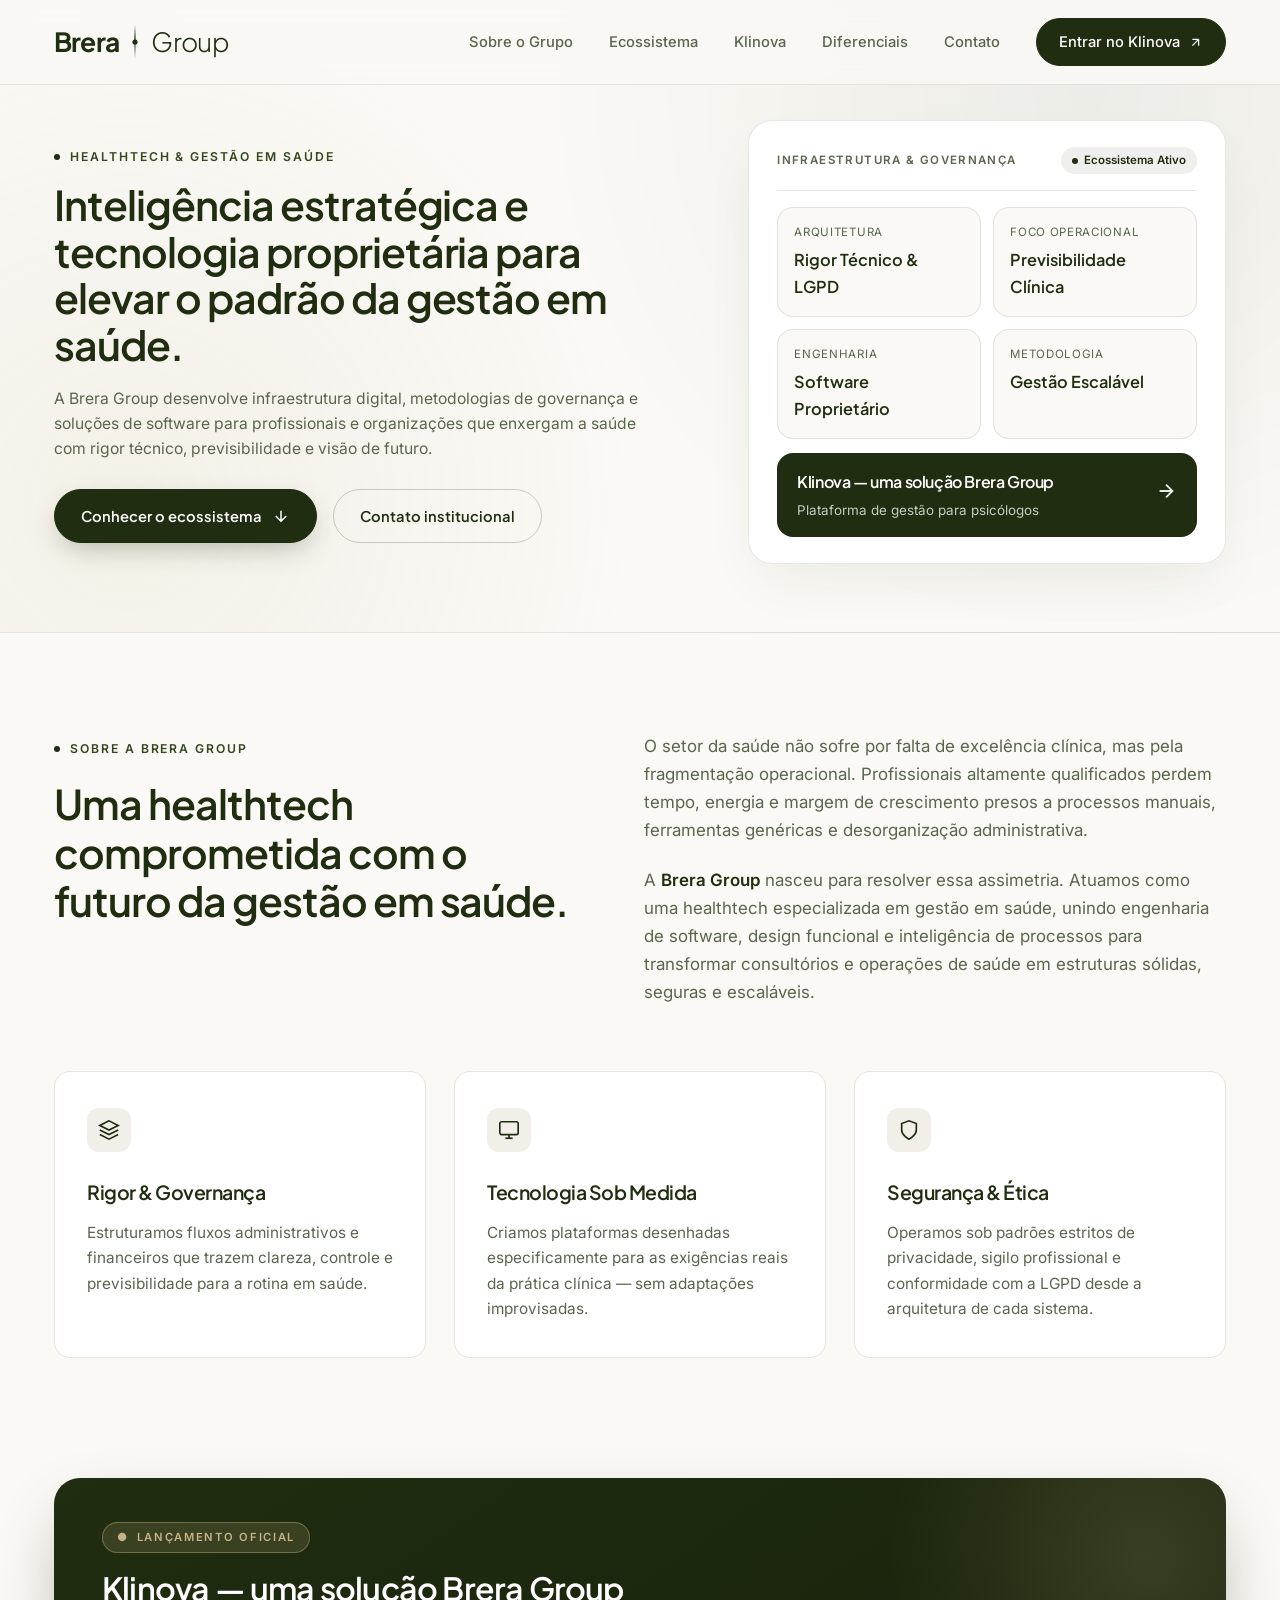
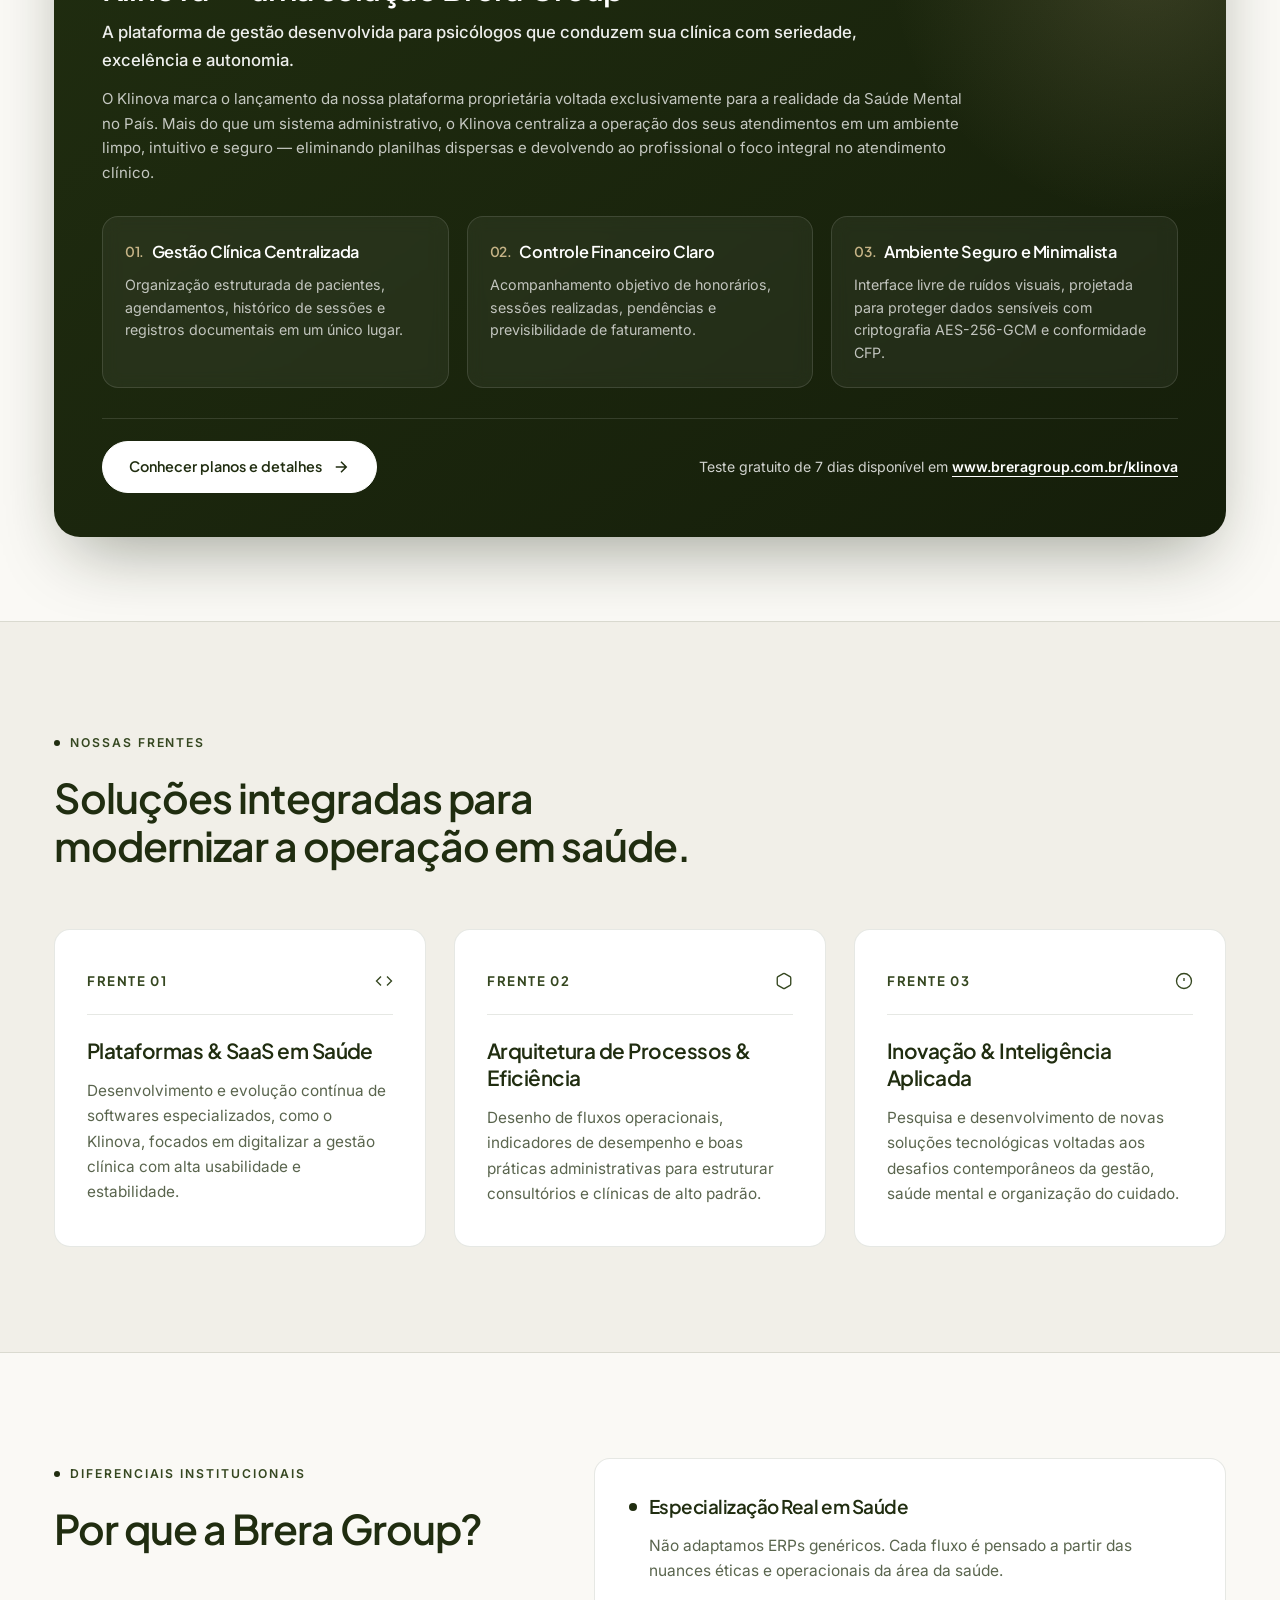
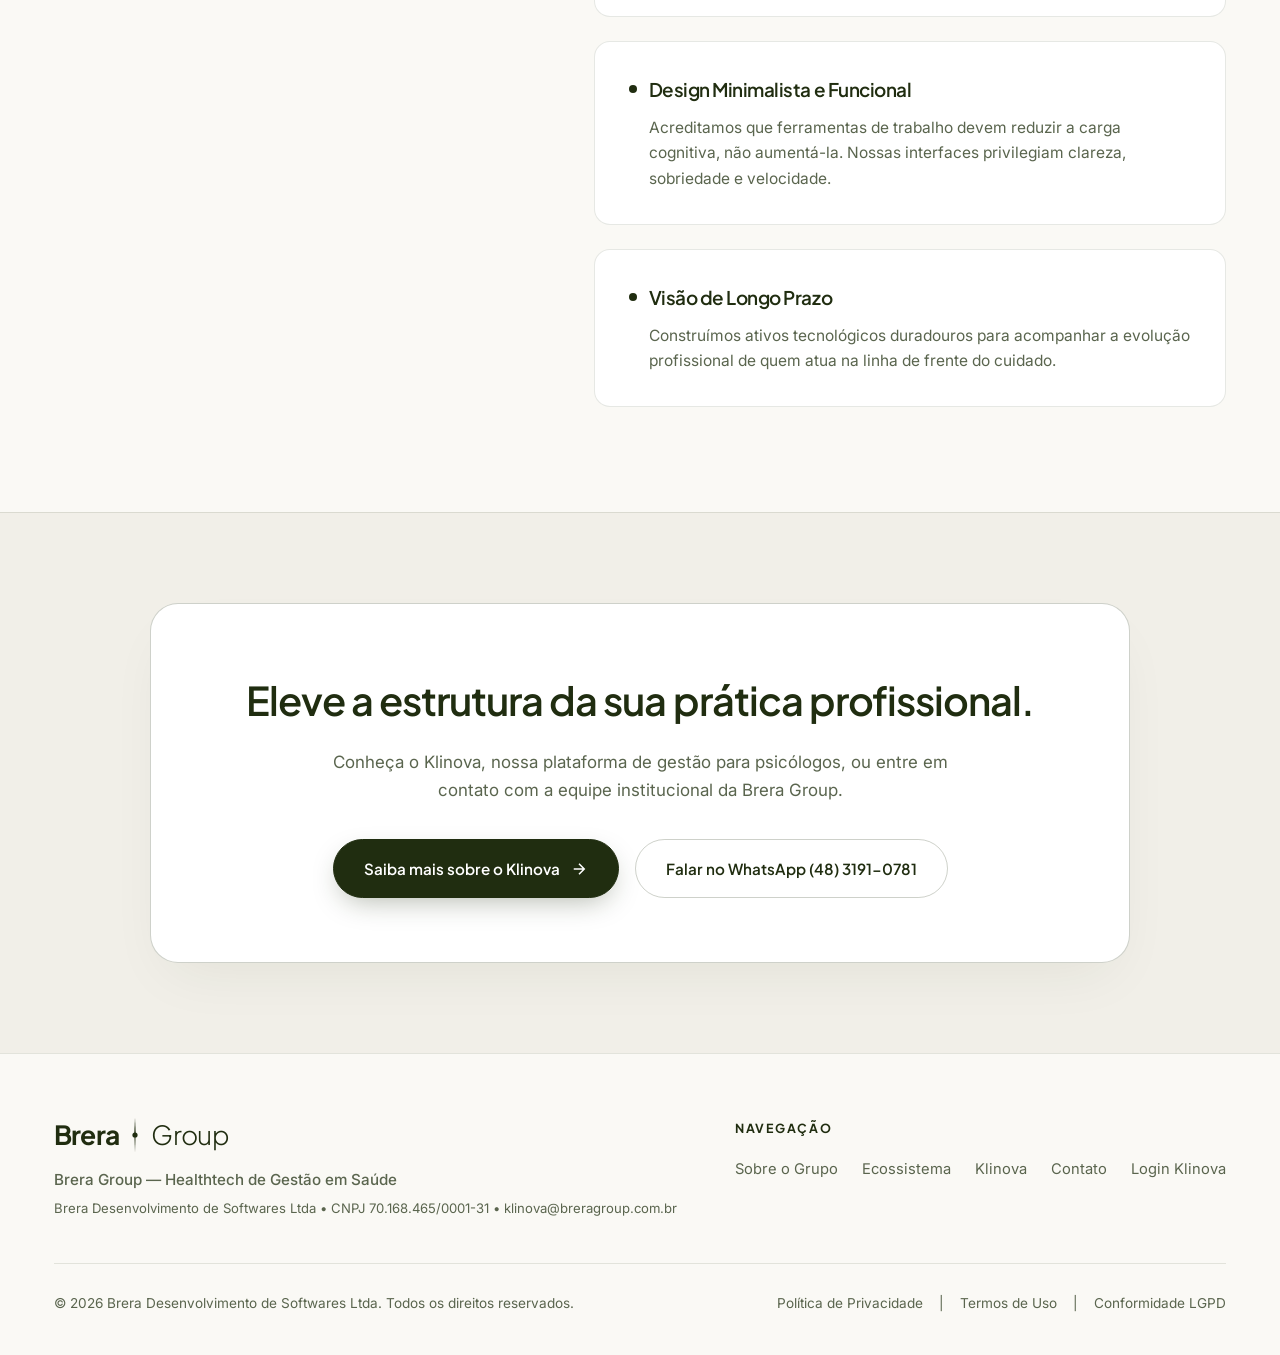
<file: index.html>
<!DOCTYPE html>
<html lang="pt-BR" class="scroll-smooth">
<head>
  <meta charset="UTF-8" />
  <meta name="viewport" content="width=device-width, initial-scale=1.0" />
  <title>Brera Group — Healthtech de Gestão em Saúde</title>
  <meta name="description" content="A Brera Group desenvolve infraestrutura digital, metodologias de governança e soluções de software como o Klinova para elevar o padrão da gestão em saúde." />
  
  <!-- Google Fonts: Plus Jakarta Sans & Inter -->
  <link rel="preconnect" href="https://fonts.googleapis.com">
  <link rel="preconnect" href="https://fonts.gstatic.com" crossorigin>
  <link href="https://fonts.googleapis.com/css2?family=Inter:wght@300;400;500;600&family=Plus+Jakarta+Sans:wght@300;400;500;600;700&display=swap" rel="stylesheet">

  <style>
    :root {
      --brera-dark: #202d10;
      --brera-deep: #151e0a;
      --brera-olive: #354720;
      --brera-muted: #5a654e;
      --brera-light-bg: #faf9f5;
      --brera-surface: #ffffff;
      --brera-subtle: #f1efe8;
      --brera-border: rgba(32, 45, 16, 0.11);
      --brera-border-strong: rgba(32, 45, 16, 0.22);
      --brera-gold: #c5b386;
      --radius-sm: 8px;
      --radius-md: 16px;
      --radius-lg: 24px;
      --transition: all 0.35s cubic-bezier(0.16, 1, 0.3, 1);
    }

    * {
      margin: 0;
      padding: 0;
      box-sizing: border-box;
    }

    html {
      scroll-behavior: smooth;
      font-size: 16px;
    }

    body {
      font-family: 'Inter', -apple-system, BlinkMacSystemFont, sans-serif;
      background-color: var(--brera-light-bg);
      color: var(--brera-dark);
      line-height: 1.65;
      -webkit-font-smoothing: antialiased;
      overflow-x: hidden;
    }

    h1, h2, h3, h4, .brand-font {
      font-family: 'Plus Jakarta Sans', sans-serif;
      letter-spacing: -0.025em;
      color: var(--brera-dark);
    }

    a {
      text-decoration: none;
      color: inherit;
      transition: var(--transition);
    }

    ul {
      list-style: none;
    }

    .container {
      width: 100%;
      max-width: 1220px;
      margin: 0 auto;
      padding: 0 24px;
    }

    /* ==========================================
       LOGO VETORIAL FIEL À MARCA BRERA GROUP
       ========================================== */
    .brera-logo {
      display: inline-flex;
      align-items: center;
      gap: 10px;
      font-family: 'Plus Jakarta Sans', sans-serif;
      font-size: 1.65rem;
      line-height: 1;
      color: var(--brera-dark);
      user-select: none;
    }

    .brera-logo .logo-bold {
      font-weight: 700;
      letter-spacing: -0.03em;
    }

    .brera-logo .logo-light {
      font-weight: 300;
      letter-spacing: -0.02em;
    }

    .brera-logo .logo-divider {
      width: 12px;
      height: 34px;
      display: flex;
      align-items: center;
      justify-content: center;
    }

    /* ==========================================
       HEADER / NAVEGAÇÃO
       ========================================== */
    .navbar {
      position: fixed;
      top: 0;
      left: 0;
      width: 100%;
      z-index: 1000;
      background: rgba(250, 249, 245, 0.86);
      backdrop-filter: blur(16px);
      -webkit-backdrop-filter: blur(16px);
      border-bottom: 1px solid var(--brera-border);
      transition: var(--transition);
    }

    .navbar-inner {
      display: flex;
      align-items: center;
      justify-content: space-between;
      height: 84px;
    }

    .nav-links {
      display: flex;
      align-items: center;
      gap: 36px;
    }

    .nav-links a {
      font-size: 0.92rem;
      font-weight: 500;
      color: var(--brera-muted);
      position: relative;
    }

    .nav-links a:hover {
      color: var(--brera-dark);
    }

    .nav-cta {
      display: inline-flex;
      align-items: center;
      gap: 8px;
      padding: 11px 22px;
      border-radius: 999px;
      background-color: var(--brera-dark);
      color: #ffffff !important;
      font-size: 0.88rem;
      font-weight: 500;
      border: 1px solid var(--brera-dark);
    }

    .nav-cta:hover {
      background-color: var(--brera-olive);
      transform: translateY(-1px);
    }

    .mobile-toggle {
      display: none;
      background: none;
      border: none;
      color: var(--brera-dark);
      cursor: pointer;
      padding: 8px;
    }

    /* ==========================================
       COMPONENTES GERAIS (EYEBROW, BOTÕES)
       ========================================== */
    .eyebrow {
      display: inline-flex;
      align-items: center;
      gap: 10px;
      font-size: 0.76rem;
      font-weight: 600;
      text-transform: uppercase;
      letter-spacing: 0.16em;
      color: var(--brera-olive);
      margin-bottom: 20px;
    }

    .eyebrow::before {
      content: "";
      display: inline-block;
      width: 6px;
      height: 6px;
      border-radius: 50%;
      background-color: var(--brera-dark);
    }

    .btn-group {
      display: flex;
      flex-wrap: wrap;
      align-items: center;
      gap: 16px;
    }

    .btn {
      display: inline-flex;
      align-items: center;
      justify-content: center;
      gap: 10px;
      padding: 16px 30px;
      border-radius: 999px;
      font-family: 'Plus Jakarta Sans', sans-serif;
      font-size: 0.95rem;
      font-weight: 600;
      cursor: pointer;
      transition: var(--transition);
    }

    .btn-primary {
      background-color: var(--brera-dark);
      color: #ffffff;
      border: 1px solid var(--brera-dark);
      box-shadow: 0 10px 28px -8px rgba(32, 45, 16, 0.35);
    }

    .btn-primary:hover {
      background-color: var(--brera-olive);
      border-color: var(--brera-olive);
      transform: translateY(-2px);
      box-shadow: 0 14px 32px -6px rgba(32, 45, 16, 0.45);
    }

    .btn-secondary {
      background-color: transparent;
      color: var(--brera-dark);
      border: 1px solid var(--brera-border-strong);
    }

    .btn-secondary:hover {
      background-color: rgba(32, 45, 16, 0.05);
      border-color: var(--brera-dark);
      transform: translateY(-2px);
    }

    .btn-light {
      background-color: #ffffff;
      color: var(--brera-dark);
      border: 1px solid #ffffff;
    }

    .btn-light:hover {
      background-color: var(--brera-subtle);
      transform: translateY(-2px);
    }

    /* ==========================================
       SESSÃO 1: HERO SECTION
       ========================================== */
    .hero {
      position: relative;
      padding: 120px 0 68px;
      overflow: hidden;
      border-bottom: 1px solid var(--brera-border);
      background:
        radial-gradient(circle at 85% 15%, rgba(32, 45, 16, 0.06) 0%, transparent 45%),
        radial-gradient(circle at 10% 80%, rgba(197, 179, 134, 0.12) 0%, transparent 40%),
        var(--brera-light-bg);
    }

    .hero-grid {
      display: grid;
      grid-template-columns: 1.15fr 0.85fr;
      gap: 48px;
      align-items: center;
    }

    .hero .eyebrow {
      margin-bottom: 14px;
    }

    .hero h1 {
      font-size: clamp(2rem, 3.2vw, 2.85rem);
      font-weight: 600;
      line-height: 1.14;
      margin-bottom: 18px;
      color: var(--brera-dark);
    }

    .hero-subheadline {
      font-size: clamp(0.98rem, 1.15vw, 1.06rem);
      line-height: 1.6;
      color: var(--brera-muted);
      max-width: 600px;
      margin-bottom: 28px;
      font-weight: 400;
    }

    .hero .btn {
      padding: 14px 26px;
      font-size: 0.92rem;
    }

    .hero-visual {
      position: relative;
      background: var(--brera-surface);
      border: 1px solid var(--brera-border);
      border-radius: var(--radius-lg);
      padding: 26px 28px;
      box-shadow: 0 24px 60px -15px rgba(32, 45, 16, 0.08);
    }

    .hero-visual-header {
      display: flex;
      align-items: center;
      justify-content: space-between;
      padding-bottom: 16px;
      margin-bottom: 16px;
      border-bottom: 1px solid var(--brera-border);
    }

    .visual-tag {
      font-size: 0.72rem;
      font-weight: 600;
      letter-spacing: 0.12em;
      text-transform: uppercase;
      color: var(--brera-muted);
    }

    .status-pill {
      display: inline-flex;
      align-items: center;
      gap: 6px;
      padding: 4px 11px;
      border-radius: 999px;
      background: rgba(32, 45, 16, 0.07);
      font-size: 0.72rem;
      font-weight: 600;
      color: var(--brera-dark);
    }

    .status-pill span {
      width: 6px;
      height: 6px;
      border-radius: 50%;
      background: var(--brera-dark);
    }

    .visual-metrics {
      display: grid;
      grid-template-columns: 1fr 1fr;
      gap: 12px;
      margin-bottom: 14px;
    }

    .metric-card {
      background: var(--brera-light-bg);
      border: 1px solid var(--brera-border);
      border-radius: var(--radius-md);
      padding: 15px 16px;
    }

    .metric-card small {
      display: block;
      font-size: 0.72rem;
      color: var(--brera-muted);
      margin-bottom: 5px;
      text-transform: uppercase;
      letter-spacing: 0.06em;
    }

    .metric-card strong {
      font-family: 'Plus Jakarta Sans', sans-serif;
      font-size: 1.02rem;
      font-weight: 600;
      color: var(--brera-dark);
    }

    .visual-Klinova-banner {
      background: var(--brera-dark);
      color: #ffffff;
      border-radius: var(--radius-md);
      padding: 16px 20px;
      display: flex;
      align-items: center;
      justify-content: space-between;
      gap: 14px;
      transition: var(--transition);
    }

    .visual-Klinova-banner:hover {
      background: var(--brera-olive);
      transform: translateY(-2px);
    }

    .visual-Klinova-banner h4 {
      color: #ffffff;
      font-size: 1rem;
      font-weight: 600;
      margin-bottom: 4px;
    }

    .visual-Klinova-banner p {
      font-size: 0.84rem;
      color: rgba(255, 255, 255, 0.75);
    }

    /* ==========================================
       SESSÃO 2: POSICIONAMENTO & TESE (QUEM SOMOS)
       ========================================== */
    .section {
      padding: 100px 0;
    }

    .about-top {
      display: grid;
      grid-template-columns: 0.95fr 1.05fr;
      gap: 64px;
      align-items: start;
      margin-bottom: 64px;
    }

    .section-title {
      font-size: clamp(1.9rem, 3.2vw, 2.75rem);
      font-weight: 600;
      line-height: 1.18;
    }

    .about-text p {
      font-size: 1.06rem;
      color: var(--brera-muted);
      margin-bottom: 22px;
    }

    .about-text p:last-child {
      margin-bottom: 0;
    }

    .about-text strong {
      color: var(--brera-dark);
      font-weight: 600;
    }

    .pillars-grid {
      display: grid;
      grid-template-columns: repeat(3, 1fr);
      gap: 28px;
    }

    .pillar-card {
      background: var(--brera-surface);
      border: 1px solid var(--brera-border);
      border-radius: var(--radius-md);
      padding: 36px 32px;
      transition: var(--transition);
      position: relative;
    }

    .pillar-card:hover {
      transform: translateY(-4px);
      border-color: var(--brera-border-strong);
      box-shadow: 0 20px 40px -15px rgba(32, 45, 16, 0.07);
    }

    .pillar-icon {
      width: 44px;
      height: 44px;
      border-radius: 12px;
      background: var(--brera-subtle);
      color: var(--brera-dark);
      display: flex;
      align-items: center;
      justify-content: center;
      margin-bottom: 24px;
    }

    .pillar-card h3 {
      font-size: 1.22rem;
      font-weight: 600;
      margin-bottom: 12px;
    }

    .pillar-card p {
      font-size: 0.96rem;
      color: var(--brera-muted);
    }

    /* ==========================================
       SESSÃO 3: LANÇAMENTO EM DESTAQUE — KLINOVA
       ========================================== */
    .klinova-section {
      padding: 20px 0 84px;
    }

    .klinova-wrapper {
      background: linear-gradient(145deg, var(--brera-dark) 0%, var(--brera-deep) 100%);
      color: #ffffff;
      border-radius: 26px;
      padding: 44px 48px;
      position: relative;
      overflow: hidden;
      box-shadow: 0 28px 70px -20px rgba(21, 30, 10, 0.42);
    }

    .klinova-wrapper::before {
      content: "";
      position: absolute;
      top: -180px;
      right: -180px;
      width: 520px;
      height: 520px;
      border-radius: 50%;
      background: radial-gradient(circle, rgba(197, 179, 134, 0.18) 0%, transparent 70%);
      pointer-events: none;
    }

    .launch-badge {
      display: inline-flex;
      align-items: center;
      gap: 8px;
      padding: 5px 14px;
      border-radius: 999px;
      background: rgba(197, 179, 134, 0.16);
      border: 1px solid rgba(197, 179, 134, 0.4);
      color: var(--brera-gold);
      font-size: 0.7rem;
      font-weight: 600;
      letter-spacing: 0.15em;
      text-transform: uppercase;
      margin-bottom: 16px;
    }

    .klinova-header {
      max-width: 100%;
      margin-bottom: 30px;
    }

    .klinova-header h2 {
      color: #ffffff;
      font-size: clamp(1.65rem, 2.5vw, 2.25rem);
      font-weight: 600;
      line-height: 1.2;
      margin-bottom: 12px;
    }

    @media (min-width: 769px) {
      .klinova-header h2 {
        white-space: nowrap;
      }
    }

    .klinova-subheadline {
      font-size: 1.05rem;
      color: rgba(255, 255, 255, 0.92);
      font-weight: 500;
      max-width: 840px;
      margin-bottom: 12px;
    }

    .klinova-description {
      font-size: 0.94rem;
      color: rgba(255, 255, 255, 0.74);
      line-height: 1.65;
      max-width: 880px;
    }

    .klinova-deliverables {
      display: grid;
      grid-template-columns: repeat(3, 1fr);
      gap: 18px;
      margin-bottom: 30px;
    }

    .deliverable-item {
      background: rgba(255, 255, 255, 0.05);
      border: 1px solid rgba(255, 255, 255, 0.12);
      border-radius: var(--radius-md);
      padding: 22px 22px;
      backdrop-filter: blur(8px);
      transition: var(--transition);
    }

    .deliverable-item:hover {
      background: rgba(255, 255, 255, 0.08);
      border-color: rgba(197, 179, 134, 0.45);
      transform: translateY(-3px);
    }

    .deliverable-item h3 {
      color: #ffffff;
      font-size: 1.02rem;
      font-weight: 600;
      margin-bottom: 8px;
      display: flex;
      align-items: center;
      gap: 8px;
    }

    .deliverable-item h3 span {
      color: var(--brera-gold);
      font-size: 0.86rem;
    }

    .deliverable-item p {
      font-size: 0.89rem;
      color: rgba(255, 255, 255, 0.72);
      line-height: 1.6;
    }

    .klinova-footer {
      display: flex;
      align-items: center;
      justify-content: space-between;
      flex-wrap: wrap;
      gap: 20px;
      padding-top: 22px;
      border-top: 1px solid rgba(255, 255, 255, 0.12);
    }

    .klinova-footer .btn {
      padding: 13px 26px;
      font-size: 0.9rem;
    }

    .klinova-url-hint {
      font-size: 0.88rem;
      color: rgba(255, 255, 255, 0.8);
    }

    .klinova-url-hint a {
      color: #ffffff;
      font-weight: 600;
      text-decoration: underline;
      text-underline-offset: 4px;
    }

    .klinova-url-hint a:hover {
      color: var(--brera-gold);
    }

    /* ==========================================
       SESSÃO 4: ECOSSISTEMA DE ATUAÇÃO
       ========================================== */
    .ecosystem-section {
      padding: 105px 0;
      background-color: var(--brera-subtle);
      border-top: 1px solid var(--brera-border);
      border-bottom: 1px solid var(--brera-border);
    }

    .section-header-centered {
      max-width: 680px;
      margin-bottom: 60px;
    }

    .ecosystem-grid {
      display: grid;
      grid-template-columns: repeat(3, 1fr);
      gap: 28px;
    }

    .eco-card {
      background: var(--brera-surface);
      border: 1px solid var(--brera-border);
      border-radius: var(--radius-md);
      padding: 40px 32px;
      display: flex;
      flex-direction: column;
      justify-content: space-between;
      transition: var(--transition);
    }

    .eco-card:hover {
      transform: translateY(-5px);
      border-color: var(--brera-dark);
      box-shadow: 0 22px 44px -16px rgba(32, 45, 16, 0.1);
    }

    .eco-number {
      font-family: 'Plus Jakarta Sans', sans-serif;
      font-size: 0.82rem;
      font-weight: 700;
      color: var(--brera-olive);
      letter-spacing: 0.12em;
      padding-bottom: 22px;
      margin-bottom: 22px;
      border-bottom: 1px solid var(--brera-border);
      display: flex;
      align-items: center;
      justify-content: space-between;
    }

    .eco-card h3 {
      font-size: 1.3rem;
      font-weight: 600;
      margin-bottom: 14px;
      line-height: 1.3;
    }

    .eco-card p {
      font-size: 0.96rem;
      color: var(--brera-muted);
    }

    /* ==========================================
       SESSÃO 5: DIFERENCIAIS INSTITUCIONAIS
       ========================================== */
    .diff-section {
      padding: 105px 0;
    }

    .diff-layout {
      display: grid;
      grid-template-columns: 0.85fr 1.15fr;
      gap: 72px;
      align-items: start;
    }

    .diff-sticky {
      position: sticky;
      top: 120px;
    }

    .diff-list {
      display: flex;
      flex-direction: column;
      gap: 24px;
    }

    .diff-item {
      background: var(--brera-surface);
      border: 1px solid var(--brera-border);
      border-radius: var(--radius-md);
      padding: 32px 34px;
      transition: var(--transition);
    }

    .diff-item:hover {
      border-color: var(--brera-border-strong);
      box-shadow: 0 14px 30px -12px rgba(32, 45, 16, 0.06);
    }

    .diff-item h3 {
      font-size: 1.18rem;
      font-weight: 600;
      margin-bottom: 10px;
      display: flex;
      align-items: center;
      gap: 12px;
    }

    .diff-item h3::before {
      content: "";
      width: 8px;
      height: 8px;
      border-radius: 50%;
      background-color: var(--brera-dark);
      flex-shrink: 0;
    }

    .diff-item p {
      font-size: 0.97rem;
      color: var(--brera-muted);
      padding-left: 20px;
    }

    /* ==========================================
       SESSÃO 6: CHAMADA FINAL (CTA) & RODAPÉ
       ========================================== */
    .cta-section {
      padding: 90px 0;
      background: var(--brera-subtle);
      border-top: 1px solid var(--brera-border);
    }

    .cta-box {
      background: var(--brera-surface);
      border: 1px solid var(--brera-border-strong);
      border-radius: 28px;
      padding: 64px 56px;
      text-align: center;
      max-width: 980px;
      margin: 0 auto;
      box-shadow: 0 24px 60px -20px rgba(32, 45, 16, 0.08);
    }

    .cta-box h2 {
      font-size: clamp(1.9rem, 3.1vw, 2.65rem);
      font-weight: 600;
      margin-bottom: 16px;
    }

    .cta-box p {
      font-size: 1.06rem;
      color: var(--brera-muted);
      max-width: 640px;
      margin: 0 auto 34px;
    }

    .cta-box .btn-group {
      justify-content: center;
    }

    /* FOOTER */
    .footer {
      background-color: var(--brera-light-bg);
      border-top: 1px solid var(--brera-border);
      padding: 64px 0 40px;
      font-size: 0.92rem;
      color: var(--brera-muted);
    }

    .footer-top {
      display: flex;
      flex-wrap: wrap;
      justify-content: space-between;
      align-items: flex-start;
      gap: 48px;
      padding-bottom: 44px;
      border-bottom: 1px solid var(--brera-border);
    }

    .footer-brand p {
      margin-top: 14px;
      font-size: 0.95rem;
      color: var(--brera-muted);
      font-weight: 500;
    }

    .footer-brand small {
      display: block;
      margin-top: 6px;
      font-size: 0.82rem;
      color: var(--brera-muted);
    }

    .footer-nav-group h4 {
      font-size: 0.78rem;
      text-transform: uppercase;
      letter-spacing: 0.14em;
      color: var(--brera-dark);
      margin-bottom: 18px;
    }

    .footer-nav-links {
      display: flex;
      flex-wrap: wrap;
      gap: 24px;
    }

    .footer-nav-links a:hover {
      color: var(--brera-dark);
      text-decoration: underline;
    }

    .footer-bottom {
      padding-top: 28px;
      display: flex;
      flex-wrap: wrap;
      justify-content: space-between;
      align-items: center;
      gap: 20px;
      font-size: 0.85rem;
    }

    .footer-legal {
      display: flex;
      flex-wrap: wrap;
      gap: 16px;
    }

    .footer-legal span,
    .footer-legal a {
      color: var(--brera-muted);
    }

    .footer-legal a:hover {
      color: var(--brera-dark);
      text-decoration: underline;
    }

    /* ==========================================
       RESPONSIVIDADE (TABLET & MOBILE)
       ========================================== */
    @media (max-width: 992px) {
      .hero-grid,
      .about-top,
      .diff-layout {
        grid-template-columns: 1fr;
        gap: 44px;
      }

      .pillars-grid,
      .klinova-deliverables,
      .ecosystem-grid {
        grid-template-columns: 1fr;
      }

      .klinova-wrapper {
        padding: 38px 28px;
      }

      .diff-sticky {
        position: static;
      }

      .cta-box {
        padding: 48px 26px;
      }
    }

    @media (max-width: 768px) {
      .nav-links {
        display: none;
        position: absolute;
        top: 84px;
        left: 0;
        width: 100%;
        background: var(--brera-surface);
        flex-direction: column;
        align-items: flex-start;
        padding: 28px 24px;
        gap: 20px;
        border-bottom: 1px solid var(--brera-border);
        box-shadow: 0 18px 36px rgba(0, 0, 0, 0.06);
      }

      .nav-links.active {
        display: flex;
      }

      .mobile-toggle {
        display: block;
      }

      .hero {
        padding: 120px 0 68px;
      }

      .section,
      .ecosystem-section,
      .diff-section {
        padding: 76px 0;
      }

      .btn-group {
        flex-direction: column;
        width: 100%;
      }

      .btn {
        width: 100%;
      }

      .visual-metrics {
        grid-template-columns: 1fr;
      }
    }
  </style>
</head>
<body>

  <!-- ==================== HEADER ==================== -->
  <header class="navbar">
    <div class="container navbar-inner">
      <a href="https://www.breragroup.com.br" class="brera-logo" aria-label="Brera Group">
        <span class="logo-bold">Brera</span>
        <span class="logo-divider" aria-hidden="true">
          <svg width="10" height="34" viewBox="0 0 10 34" fill="none" xmlns="http://www.w3.org/2000/svg">
            <path d="M5 0L5.7 14.5L5 34L4.3 14.5L5 0Z" fill="#202d10"/>
            <circle cx="5" cy="17" r="2.6" fill="#202d10"/>
          </svg>
        </span>
        <span class="logo-light">Group</span>
      </a>

      <button class="mobile-toggle" id="mobileToggle" aria-label="Abrir menu">
        <svg width="26" height="26" viewBox="0 0 24 24" fill="none" stroke="currentColor" stroke-width="2">
          <line x1="3" y1="6" x2="21" y2="6"></line>
          <line x1="3" y1="12" x2="21" y2="12"></line>
          <line x1="3" y1="18" x2="21" y2="18"></line>
        </svg>
      </button>

      <nav class="nav-links" id="navLinks">
        <a href="#sobre">Sobre o Grupo</a>
        <a href="#ecossistema">Ecossistema</a>
        <a href="https://www.breragroup.com.br/klinova">Klinova</a>
        <a href="#diferenciais">Diferenciais</a>
        <a href="https://www.breragroup.com.br/contato">Contato</a>
        <a href="https://klinova.breragroup.com.br" target="_blank" rel="noopener noreferrer" class="nav-cta">
          Entrar no Klinova
          <svg width="15" height="15" viewBox="0 0 24 24" fill="none" stroke="currentColor" stroke-width="2">
            <path d="M7 17L17 7M17 7H7M17 7V17"/>
          </svg>
        </a>
      </nav>
    </div>
  </header>

  <!-- ==================== SESSÃO 1: HERO SECTION ==================== -->
  <section class="hero">
    <div class="container hero-grid">
      <div>
        <div class="eyebrow">HEALTHTECH &amp; GESTÃO EM SAÚDE</div>
        <h1>Inteligência estratégica e tecnologia proprietária para elevar o padrão da gestão em saúde.</h1>
        <p class="hero-subheadline">
          A Brera Group desenvolve infraestrutura digital, metodologias de governança e soluções de software para profissionais e organizações que enxergam a saúde com rigor técnico, previsibilidade e visão de futuro.
        </p>
        <div class="btn-group">
          <a href="#klinova" class="btn btn-primary">
            Conhecer o ecossistema
            <svg width="18" height="18" viewBox="0 0 24 24" fill="none" stroke="currentColor" stroke-width="2">
              <path d="M12 5v14M19 12l-7 7-7-7"/>
            </svg>
          </a>
          <a href="https://www.breragroup.com.br/contato" class="btn btn-secondary">
            Contato institucional
          </a>
        </div>
      </div>

      <!-- Painel Arquitetônico Institucional -->
      <div class="hero-visual">
        <div class="hero-visual-header">
          <span class="visual-tag">Infraestrutura &amp; Governança</span>
          <span class="status-pill"><span></span> Ecossistema Ativo</span>
        </div>
        <div class="visual-metrics">
          <div class="metric-card">
            <small>Arquitetura</small>
            <strong>Rigor Técnico &amp; LGPD</strong>
          </div>
          <div class="metric-card">
            <small>Foco Operacional</small>
            <strong>Previsibilidade Clínica</strong>
          </div>
          <div class="metric-card">
            <small>Engenharia</small>
            <strong>Software Proprietário</strong>
          </div>
          <div class="metric-card">
            <small>Metodologia</small>
            <strong>Gestão Escalável</strong>
          </div>
        </div>
        <a href="https://www.breragroup.com.br/klinova" class="visual-Klinova-banner">
          <div>
            <h4>Klinova — uma solução Brera Group</h4>
            <p>Plataforma de gestão para psicólogos</p>
          </div>
          <span style="color:#fff; opacity:0.9;">
            <svg width="22" height="22" viewBox="0 0 24 24" fill="none" stroke="currentColor" stroke-width="2">
              <path d="M5 12h14M12 5l7 7-7 7"/>
            </svg>
          </span>
        </a>
      </div>
    </div>
  </section>

  <!-- ==================== SESSÃO 2: QUEM SOMOS ==================== -->
  <section id="sobre" class="section">
    <div class="container">
      <div class="about-top">
        <div>
          <div class="eyebrow">SOBRE A BRERA GROUP</div>
          <h2 class="section-title">Uma healthtech comprometida com o futuro da gestão em saúde.</h2>
        </div>
        <div class="about-text">
          <p>
            O setor da saúde não sofre por falta de excelência clínica, mas pela fragmentação operacional. Profissionais altamente qualificados perdem tempo, energia e margem de crescimento presos a processos manuais, ferramentas genéricas e desorganização administrativa.
          </p>
          <p>
            A <strong>Brera Group</strong> nasceu para resolver essa assimetria. Atuamos como uma healthtech especializada em gestão em saúde, unindo engenharia de software, design funcional e inteligência de processos para transformar consultórios e operações de saúde em estruturas sólidas, seguras e escaláveis.
          </p>
        </div>
      </div>

      <!-- Pilares da Marca (3 Colunas) -->
      <div class="pillars-grid">
        <div class="pillar-card">
          <div class="pillar-icon">
            <svg width="22" height="22" viewBox="0 0 24 24" fill="none" stroke="currentColor" stroke-width="1.8">
              <path d="M12 2L2 7l10 5 10-5-10-5zM2 17l10 5 10-5M2 12l10 5 10-5"/>
            </svg>
          </div>
          <h3>Rigor &amp; Governança</h3>
          <p>Estruturamos fluxos administrativos e financeiros que trazem clareza, controle e previsibilidade para a rotina em saúde.</p>
        </div>

        <div class="pillar-card">
          <div class="pillar-icon">
            <svg width="22" height="22" viewBox="0 0 24 24" fill="none" stroke="currentColor" stroke-width="1.8">
              <rect x="2" y="3" width="20" height="14" rx="2" ry="2"></rect>
              <line x1="8" y1="21" x2="16" y2="21"></line>
              <line x1="12" y1="17" x2="12" y2="21"></line>
            </svg>
          </div>
          <h3>Tecnologia Sob Medida</h3>
          <p>Criamos plataformas desenhadas especificamente para as exigências reais da prática clínica — sem adaptações improvisadas.</p>
        </div>

        <div class="pillar-card">
          <div class="pillar-icon">
            <svg width="22" height="22" viewBox="0 0 24 24" fill="none" stroke="currentColor" stroke-width="1.8">
              <path d="M12 22s8-4 8-10V5l-8-3-8 3v7c0 6 8 10 8 10z"/>
            </svg>
          </div>
          <h3>Segurança &amp; Ética</h3>
          <p>Operamos sob padrões estritos de privacidade, sigilo profissional e conformidade com a LGPD desde a arquitetura de cada sistema.</p>
        </div>
      </div>
    </div>
  </section>

  <!-- ==================== SESSÃO 3: LANÇAMENTO KLINOVA ==================== -->
  <section id="klinova" class="klinova-section">
    <div class="container">
      <div class="klinova-wrapper">
        <div class="launch-badge">
          <span>●</span> LANÇAMENTO OFICIAL
        </div>

        <div class="klinova-header">
          <h2>Klinova — uma solução Brera Group</h2>
          <p class="klinova-subheadline">
            A plataforma de gestão desenvolvida para psicólogos que conduzem sua clínica com seriedade, excelência e autonomia.
          </p>
          <p class="klinova-description">
            O Klinova marca o lançamento da nossa plataforma proprietária voltada exclusivamente para a realidade da Saúde Mental no País. Mais do que um sistema administrativo, o Klinova centraliza a operação dos seus atendimentos em um ambiente limpo, intuitivo e seguro — eliminando planilhas dispersas e devolvendo ao profissional o foco integral no atendimento clínico.
          </p>
        </div>

        <div class="klinova-deliverables">
          <div class="deliverable-item">
            <h3><span>01.</span> Gestão Clínica Centralizada</h3>
            <p>Organização estruturada de pacientes, agendamentos, histórico de sessões e registros documentais em um único lugar.</p>
          </div>

          <div class="deliverable-item">
            <h3><span>02.</span> Controle Financeiro Claro</h3>
            <p>Acompanhamento objetivo de honorários, sessões realizadas, pendências e previsibilidade de faturamento.</p>
          </div>

          <div class="deliverable-item">
            <h3><span>03.</span> Ambiente Seguro e Minimalista</h3>
            <p>Interface livre de ruídos visuais, projetada para proteger dados sensíveis com criptografia AES-256-GCM e conformidade CFP.</p>
          </div>
        </div>

        <div class="klinova-footer">
          <div class="btn-group">
            <a href="https://www.breragroup.com.br/klinova" class="btn btn-light">
              Conhecer planos e detalhes
              <svg width="18" height="18" viewBox="0 0 24 24" fill="none" stroke="currentColor" stroke-width="2">
                <path d="M5 12h14M12 5l7 7-7 7"/>
              </svg>
            </a>
          </div>
          <span class="klinova-url-hint">Teste gratuito de 7 dias disponível em <a href="https://www.breragroup.com.br/klinova">www.breragroup.com.br/klinova</a></span>
        </div>
      </div>
    </div>
  </section>

  <!-- ==================== SESSÃO 4: ECOSSISTEMA DE ATUAÇÃO ==================== -->
  <section id="ecossistema" class="ecosystem-section">
    <div class="container">
      <div class="section-header-centered">
        <div class="eyebrow">NOSSAS FRENTES</div>
        <h2 class="section-title">Soluções integradas para modernizar a operação em saúde.</h2>
      </div>

      <div class="ecosystem-grid">
        <div class="eco-card">
          <div>
            <div class="eco-number">
              <span>FRENTE 01</span>
              <svg width="18" height="18" viewBox="0 0 24 24" fill="none" stroke="currentColor" stroke-width="1.8">
                <polyline points="16 18 22 12 16 6"></polyline>
                <polyline points="8 6 2 12 8 18"></polyline>
              </svg>
            </div>
            <h3>Plataformas &amp; SaaS em Saúde</h3>
            <p>Desenvolvimento e evolução contínua de softwares especializados, como o Klinova, focados em digitalizar a gestão clínica com alta usabilidade e estabilidade.</p>
          </div>
        </div>

        <div class="eco-card">
          <div>
            <div class="eco-number">
              <span>FRENTE 02</span>
              <svg width="18" height="18" viewBox="0 0 24 24" fill="none" stroke="currentColor" stroke-width="1.8">
                <path d="M21 16V8a2 2 0 0 0-1-1.73l-7-4a2 2 0 0 0-2 0l-7 4A2 2 0 0 0 3 8v8a2 2 0 0 0 1 1.73l7 4a2 2 0 0 0 2 0l7-4A2 2 0 0 0 21 16z"></path>
              </svg>
            </div>
            <h3>Arquitetura de Processos &amp; Eficiência</h3>
            <p>Desenho de fluxos operacionais, indicadores de desempenho e boas práticas administrativas para estruturar consultórios e clínicas de alto padrão.</p>
          </div>
        </div>

        <div class="eco-card">
          <div>
            <div class="eco-number">
              <span>FRENTE 03</span>
              <svg width="18" height="18" viewBox="0 0 24 24" fill="none" stroke="currentColor" stroke-width="1.8">
                <circle cx="12" cy="12" r="10"></circle>
                <line x1="12" y1="8" x2="12" y2="12"></line>
                <line x1="12" y1="16" x2="12.01" y2="16"></line>
              </svg>
            </div>
            <h3>Inovação &amp; Inteligência Aplicada</h3>
            <p>Pesquisa e desenvolvimento de novas soluções tecnológicas voltadas aos desafios contemporâneos da gestão, saúde mental e organização do cuidado.</p>
          </div>
        </div>
      </div>
    </div>
  </section>

  <!-- ==================== SESSÃO 5: DIFERENCIAIS INSTITUCIONAIS ==================== -->
  <section id="diferenciais" class="diff-section">
    <div class="container diff-layout">
      <div class="diff-sticky">
        <div class="eyebrow">DIFERENCIAIS INSTITUCIONAIS</div>
        <h2 class="section-title">Por que a Brera Group?</h2>
      </div>

      <div class="diff-list">
        <div class="diff-item">
          <h3>Especialização Real em Saúde</h3>
          <p>Não adaptamos ERPs genéricos. Cada fluxo é pensado a partir das nuances éticas e operacionais da área da saúde.</p>
        </div>

        <div class="diff-item">
          <h3>Design Minimalista e Funcional</h3>
          <p>Acreditamos que ferramentas de trabalho devem reduzir a carga cognitiva, não aumentá-la. Nossas interfaces privilegiam clareza, sobriedade e velocidade.</p>
        </div>

        <div class="diff-item">
          <h3>Visão de Longo Prazo</h3>
          <p>Construímos ativos tecnológicos duradouros para acompanhar a evolução profissional de quem atua na linha de frente do cuidado.</p>
        </div>
      </div>
    </div>
  </section>

  <!-- ==================== SESSÃO 6: CHAMADA FINAL & RODAPÉ ==================== -->
  <section class="cta-section">
    <div class="container">
      <div class="cta-box">
        <h2>Eleve a estrutura da sua prática profissional.</h2>
        <p>
          Conheça o Klinova, nossa plataforma de gestão para psicólogos, ou entre em contato com a equipe institucional da Brera Group.
        </p>
        <div class="btn-group">
          <a href="https://www.breragroup.com.br/klinova" class="btn btn-primary">
            Saiba mais sobre o Klinova
            <svg width="18" height="18" viewBox="0 0 24 24" fill="none" stroke="currentColor" stroke-width="2">
              <path d="M5 12h14M12 5l7 7-7 7"/>
            </svg>
          </a>
          <a href="https://wa.me/554831910781?text=Ol%C3%A1!%20Gostaria%20de%20falar%20com%20a%20equipe%20institucional%20da%20Brera%20Group." target="_blank" rel="noopener noreferrer" class="btn btn-secondary">
            Falar no WhatsApp (48) 3191-0781
          </a>
        </div>
      </div>
    </div>
  </section>

  <footer class="footer">
    <div class="container">
      <div class="footer-top">
        <div class="footer-brand">
          <a href="https://www.breragroup.com.br" class="brera-logo" aria-label="Brera Group">
            <span class="logo-bold">Brera</span>
            <span class="logo-divider" aria-hidden="true">
              <svg width="10" height="34" viewBox="0 0 10 34" fill="none" xmlns="http://www.w3.org/2000/svg">
                <path d="M5 0L5.7 14.5L5 34L4.3 14.5L5 0Z" fill="#202d10"/>
                <circle cx="5" cy="17" r="2.6" fill="#202d10"/>
              </svg>
            </span>
            <span class="logo-light">Group</span>
          </a>
          <p>Brera Group — Healthtech de Gestão em Saúde</p>
          <small>Brera Desenvolvimento de Softwares Ltda • CNPJ 70.168.465/0001-31 • klinova@breragroup.com.br</small>
        </div>

        <div class="footer-nav-group">
          <h4>Navegação</h4>
          <div class="footer-nav-links">
            <a href="#sobre">Sobre o Grupo</a>
            <a href="#ecossistema">Ecossistema</a>
            <a href="https://www.breragroup.com.br/klinova">Klinova</a>
            <a href="https://www.breragroup.com.br/contato">Contato</a>
            <a href="https://klinova.breragroup.com.br" target="_blank" rel="noopener noreferrer">Login Klinova</a>
          </div>
        </div>
      </div>

      <div class="footer-bottom">
        <div>© 2026 Brera Desenvolvimento de Softwares Ltda. Todos os direitos reservados.</div>
        <div class="footer-legal">
          <a href="https://www.breragroup.com.br/privacidade#privacidade">Política de Privacidade</a>
          <span>|</span>
          <a href="https://www.breragroup.com.br/privacidade#termos">Termos de Uso</a>
          <span>|</span>
          <a href="https://www.breragroup.com.br/privacidade#lgpd">Conformidade LGPD</a>
        </div>
      </div>
    </div>
  </footer>

  <!-- Script para Menu Mobile -->
  <script>
    const mobileToggle = document.getElementById('mobileToggle');
    const navLinks = document.getElementById('navLinks');

    mobileToggle.addEventListener('click', () => {
      navLinks.classList.toggle('active');
    });

    document.querySelectorAll('.nav-links a').forEach(link => {
      link.addEventListener('click', () => {
        navLinks.classList.remove('active');
      });
    });
  </script>
</body>
</html>
</file>
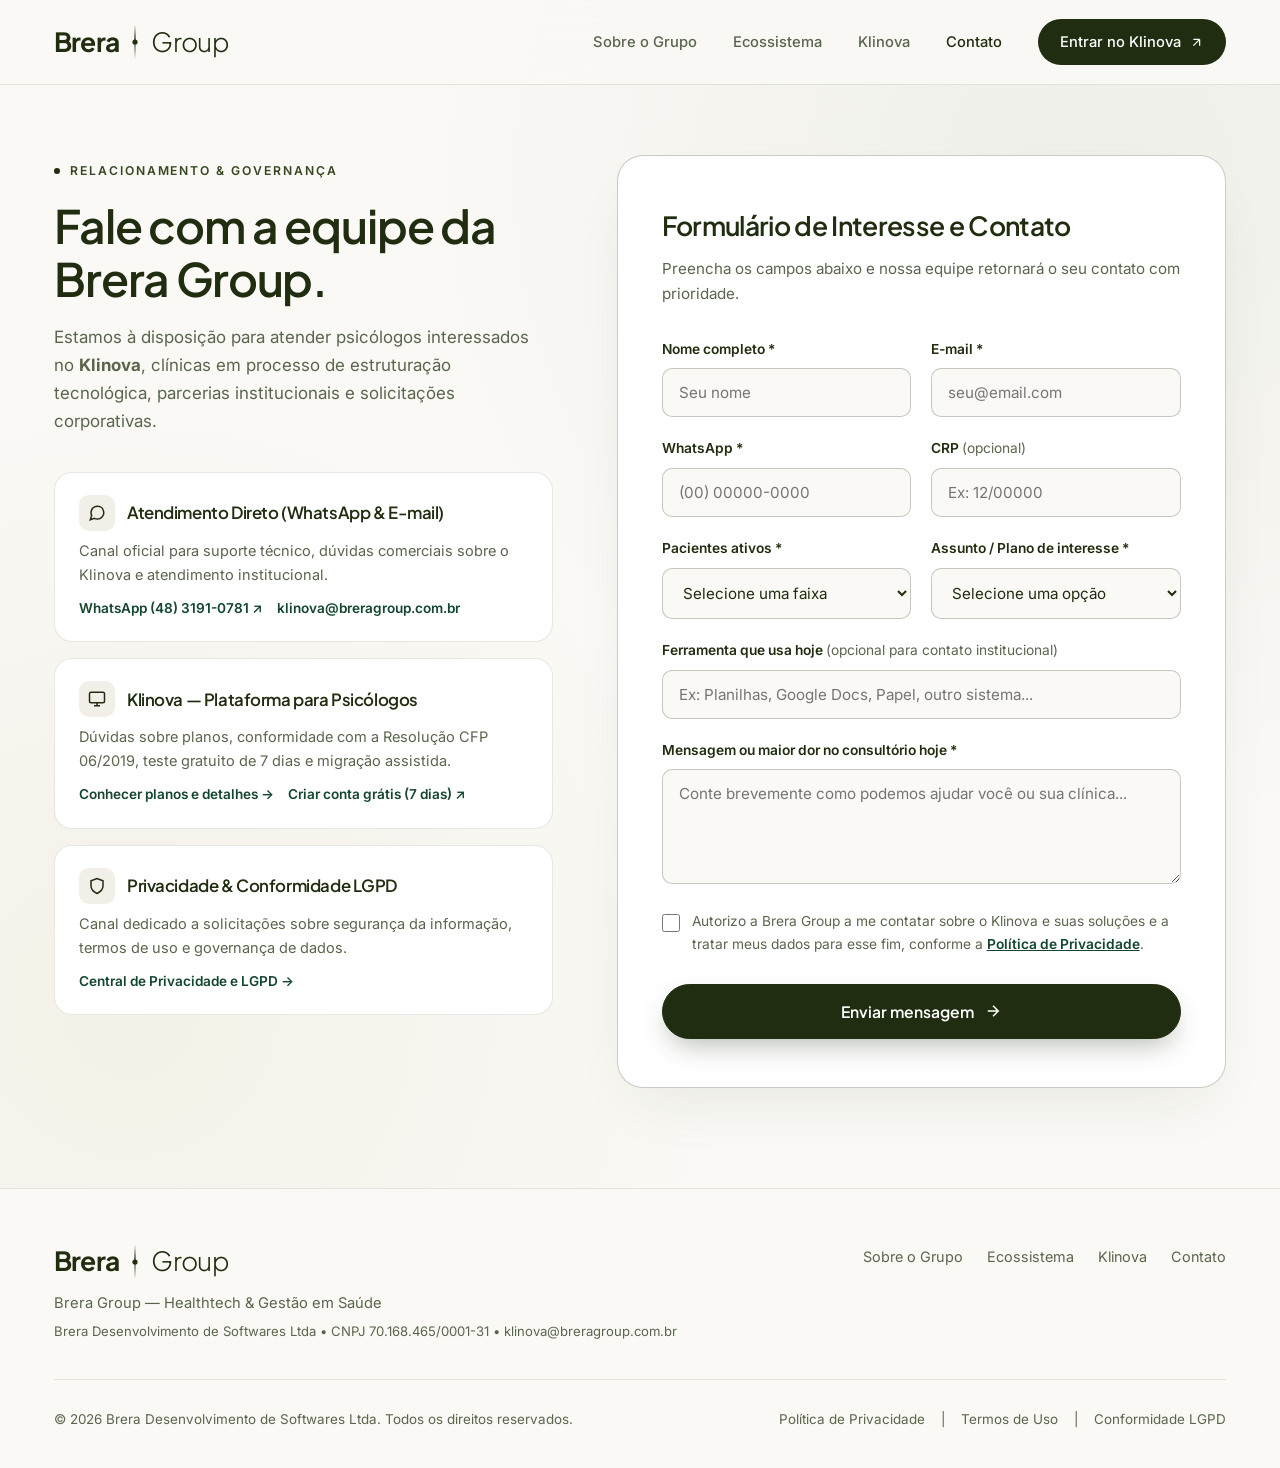
<file: contato/index.html>
<!DOCTYPE html>
<html lang="pt-BR">
<head>
  <meta charset="UTF-8" />
  <meta name="viewport" content="width=device-width, initial-scale=1.0" />
  <title>Contato Institucional — Brera Group</title>
  <meta name="description" content="Entre em contato com a equipe institucional da Brera Group para informações sobre o ecossistema de gestão em saúde, plataforma Klinova e parcerias." />

  <!-- Google Fonts -->
  <link rel="preconnect" href="https://fonts.googleapis.com">
  <link rel="preconnect" href="https://fonts.gstatic.com" crossorigin>
  <link href="https://fonts.googleapis.com/css2?family=Inter:wght@300;400;500;600&family=Plus+Jakarta+Sans:wght@300;400;500;600;700&display=swap" rel="stylesheet">

  <style>
    :root {
      --brera-dark: #202d10;
      --brera-deep: #151e0a;
      --brera-olive: #354720;
      --klinova-green: #14452f;
      --brera-muted: #5a654e;
      --brera-light-bg: #faf9f5;
      --brera-surface: #ffffff;
      --brera-subtle: #f1efe8;
      --brera-border: rgba(32, 45, 16, 0.11);
      --brera-border-strong: rgba(32, 45, 16, 0.24);
      --brera-gold: #c5b386;
      --radius-sm: 10px;
      --radius-md: 18px;
      --radius-lg: 26px;
      --transition: all 0.32s cubic-bezier(0.16, 1, 0.3, 1);
    }

    * {
      margin: 0;
      padding: 0;
      box-sizing: border-box;
    }

    html {
      scroll-behavior: smooth;
      font-size: 16px;
    }

    body {
      font-family: 'Inter', -apple-system, BlinkMacSystemFont, sans-serif;
      background-color: var(--brera-light-bg);
      color: var(--brera-dark);
      line-height: 1.65;
      -webkit-font-smoothing: antialiased;
      display: flex;
      flex-direction: column;
      min-height: 100vh;
    }

    h1, h2, h3, h4 {
      font-family: 'Plus Jakarta Sans', sans-serif;
      letter-spacing: -0.025em;
      color: var(--brera-dark);
    }

    a {
      text-decoration: none;
      color: inherit;
      transition: var(--transition);
    }

    .container {
      width: 100%;
      max-width: 1220px;
      margin: 0 auto;
      padding: 0 24px;
    }

    /* ==========================================
       LOGO VETORIAL BRERA GROUP
       ========================================== */
    .brera-logo {
      display: inline-flex;
      align-items: center;
      gap: 10px;
      font-family: 'Plus Jakarta Sans', sans-serif;
      font-size: 1.65rem;
      line-height: 1;
      color: var(--brera-dark);
      user-select: none;
    }

    .brera-logo .logo-bold {
      font-weight: 700;
      letter-spacing: -0.03em;
    }

    .brera-logo .logo-light {
      font-weight: 300;
      letter-spacing: -0.02em;
    }

    .brera-logo .logo-divider {
      width: 12px;
      height: 34px;
      display: flex;
      align-items: center;
      justify-content: center;
    }

    /* ==========================================
       HEADER / NAVEGAÇÃO
       ========================================== */
    .navbar {
      position: fixed;
      top: 0;
      left: 0;
      width: 100%;
      z-index: 1000;
      background: rgba(250, 249, 245, 0.88);
      backdrop-filter: blur(16px);
      -webkit-backdrop-filter: blur(16px);
      border-bottom: 1px solid var(--brera-border);
    }

    .navbar-inner {
      display: flex;
      align-items: center;
      justify-content: space-between;
      height: 84px;
    }

    .nav-links {
      display: flex;
      align-items: center;
      gap: 36px;
    }

    .nav-links a {
      font-size: 0.92rem;
      font-weight: 500;
      color: var(--brera-muted);
    }

    .nav-links a:hover,
    .nav-links a.active-link {
      color: var(--brera-dark);
    }

    .nav-cta {
      display: inline-flex;
      align-items: center;
      gap: 8px;
      padding: 11px 22px;
      border-radius: 999px;
      background-color: var(--brera-dark);
      color: #ffffff !important;
      font-size: 0.88rem;
      font-weight: 500;
    }

    .nav-cta:hover {
      background-color: var(--brera-olive);
      transform: translateY(-1px);
    }

    .mobile-toggle {
      display: none;
      background: none;
      border: none;
      color: var(--brera-dark);
      cursor: pointer;
      padding: 8px;
    }

    /* ==========================================
       SEÇÃO PRINCIPAL DE CONTATO
       ========================================== */
    .contact-main {
      flex: 1;
      padding: 155px 0 100px;
      background:
        radial-gradient(circle at 85% 15%, rgba(32, 45, 16, 0.05) 0%, transparent 45%),
        radial-gradient(circle at 10% 85%, rgba(197, 179, 134, 0.12) 0%, transparent 40%),
        var(--brera-light-bg);
    }

    .contact-grid {
      display: grid;
      grid-template-columns: 0.9fr 1.1fr;
      gap: 64px;
      align-items: start;
    }

    .eyebrow {
      display: inline-flex;
      align-items: center;
      gap: 10px;
      font-size: 0.76rem;
      font-weight: 600;
      text-transform: uppercase;
      letter-spacing: 0.16em;
      color: var(--brera-olive);
      margin-bottom: 18px;
    }

    .eyebrow::before {
      content: "";
      display: inline-block;
      width: 6px;
      height: 6px;
      border-radius: 50%;
      background-color: var(--brera-dark);
    }

    .contact-info h1 {
      font-size: clamp(2.1rem, 3.6vw, 3.1rem);
      font-weight: 600;
      line-height: 1.14;
      margin-bottom: 20px;
    }

    .contact-lead {
      font-size: 1.06rem;
      color: var(--brera-muted);
      margin-bottom: 36px;
    }

    .channel-cards {
      display: flex;
      flex-direction: column;
      gap: 16px;
    }

    .channel-card {
      background: var(--brera-surface);
      border: 1px solid var(--brera-border);
      border-radius: var(--radius-md);
      padding: 22px 24px;
      transition: var(--transition);
    }

    .channel-card:hover {
      border-color: var(--brera-border-strong);
      transform: translateY(-2px);
    }

    .channel-card-header {
      display: flex;
      align-items: center;
      gap: 12px;
      margin-bottom: 8px;
    }

    .channel-icon {
      width: 36px;
      height: 36px;
      border-radius: 10px;
      background: var(--brera-subtle);
      color: var(--brera-dark);
      display: flex;
      align-items: center;
      justify-content: center;
      flex-shrink: 0;
    }

    .channel-card h3 {
      font-size: 1.05rem;
      font-weight: 600;
    }

    .channel-card p {
      font-size: 0.91rem;
      color: var(--brera-muted);
      margin-bottom: 10px;
    }

    .channel-card p:last-child {
      margin-bottom: 0;
    }

    .channel-links-row {
      display: flex;
      flex-wrap: wrap;
      gap: 14px;
      margin-top: 6px;
    }

    .channel-link {
      display: inline-flex;
      align-items: center;
      gap: 6px;
      font-size: 0.85rem;
      font-weight: 600;
      color: var(--klinova-green);
    }

    .channel-link:hover {
      color: var(--brera-dark);
      text-decoration: underline;
    }

    /* ==========================================
       CARD DO FORMULÁRIO (WEB3FORMS)
       ========================================== */
    .form-card {
      background: var(--brera-surface);
      border: 1px solid var(--brera-border-strong);
      border-radius: var(--radius-lg);
      padding: 48px 44px;
      box-shadow: 0 28px 64px -20px rgba(32, 45, 16, 0.09);
    }

    .form-card h2 {
      font-size: 1.65rem;
      font-weight: 600;
      margin-bottom: 8px;
    }

    .form-card-sub {
      font-size: 0.95rem;
      color: var(--brera-muted);
      margin-bottom: 32px;
    }

    .form-grid {
      display: grid;
      grid-template-columns: 1fr 1fr;
      gap: 20px;
    }

    .form-group {
      display: flex;
      flex-direction: column;
      gap: 8px;
    }

    .form-group.full {
      grid-column: 1 / -1;
    }

    .form-group label {
      font-size: 0.86rem;
      font-weight: 600;
      color: var(--brera-dark);
    }

    .form-group label span {
      font-weight: 400;
      color: var(--brera-muted);
    }

    .form-control {
      width: 100%;
      padding: 14px 16px;
      border-radius: var(--radius-sm);
      border: 1px solid var(--brera-border-strong);
      background-color: var(--brera-light-bg);
      font-family: 'Inter', sans-serif;
      font-size: 0.95rem;
      color: var(--brera-dark);
      transition: var(--transition);
    }

    .form-control:focus {
      outline: none;
      border-color: var(--brera-dark);
      background-color: #ffffff;
      box-shadow: 0 0 0 3px rgba(32, 45, 16, 0.1);
    }

    textarea.form-control {
      min-height: 115px;
      resize: vertical;
    }

    .consent-group {
      grid-column: 1 / -1;
      display: flex;
      align-items: flex-start;
      gap: 12px;
      margin-top: 6px;
      font-size: 0.86rem;
      color: var(--brera-muted);
      cursor: pointer;
    }

    .consent-group input[type="checkbox"] {
      margin-top: 4px;
      width: 18px;
      height: 18px;
      accent-color: var(--brera-dark);
      cursor: pointer;
      flex-shrink: 0;
    }

    .consent-group a {
      color: var(--klinova-green);
      font-weight: 600;
      text-decoration: underline;
    }

    .btn-submit {
      width: 100%;
      display: inline-flex;
      align-items: center;
      justify-content: center;
      gap: 10px;
      padding: 17px 32px;
      border-radius: 999px;
      background-color: var(--brera-dark);
      color: #ffffff;
      font-family: 'Plus Jakarta Sans', sans-serif;
      font-size: 0.98rem;
      font-weight: 600;
      border: 1px solid var(--brera-dark);
      cursor: pointer;
      transition: var(--transition);
      box-shadow: 0 12px 28px -8px rgba(32, 45, 16, 0.35);
    }

    .btn-submit:hover {
      background-color: var(--brera-olive);
      transform: translateY(-2px);
    }

    .btn-submit:disabled {
      opacity: 0.65;
      cursor: not-allowed;
      transform: none;
    }

    .form-status {
      display: none;
      grid-column: 1 / -1;
      padding: 16px 20px;
      border-radius: var(--radius-sm);
      font-size: 0.93rem;
      font-weight: 500;
      margin-top: 8px;
      line-height: 1.55;
    }

    .form-status.success {
      display: block;
      background: rgba(20, 69, 47, 0.09);
      border: 1px solid var(--klinova-green);
      color: var(--klinova-green);
    }

    .form-status.error {
      display: block;
      background: rgba(140, 59, 43, 0.09);
      border: 1px solid #8c3b2b;
      color: #8c3b2b;
    }

    /* ==========================================
       FOOTER
       ========================================== */
    .footer {
      background-color: var(--brera-light-bg);
      border-top: 1px solid var(--brera-border);
      padding: 56px 0 38px;
      font-size: 0.9rem;
      color: var(--brera-muted);
    }

    .footer-top {
      display: flex;
      flex-wrap: wrap;
      justify-content: space-between;
      align-items: flex-start;
      gap: 36px;
      padding-bottom: 36px;
      border-bottom: 1px solid var(--brera-border);
    }

    .footer-brand p {
      margin-top: 12px;
      font-size: 0.92rem;
    }

    .footer-brand small {
      display: block;
      margin-top: 6px;
      font-size: 0.82rem;
    }

    .footer-nav-links {
      display: flex;
      flex-wrap: wrap;
      gap: 24px;
    }

    .footer-nav-links a:hover {
      color: var(--brera-dark);
      text-decoration: underline;
    }

    .footer-bottom {
      padding-top: 28px;
      display: flex;
      flex-wrap: wrap;
      justify-content: space-between;
      align-items: center;
      gap: 16px;
      font-size: 0.84rem;
    }

    .footer-legal {
      display: flex;
      flex-wrap: wrap;
      gap: 16px;
    }

    .footer-legal a:hover {
      color: var(--brera-dark);
      text-decoration: underline;
    }

    /* ==========================================
       RESPONSIVIDADE
       ========================================== */
    @media (max-width: 992px) {
      .contact-grid {
        grid-template-columns: 1fr;
        gap: 48px;
      }

      .form-card {
        padding: 36px 26px;
      }
    }

    @media (max-width: 768px) {
      .nav-links {
        display: none;
        position: absolute;
        top: 84px;
        left: 0;
        width: 100%;
        background: var(--brera-surface);
        flex-direction: column;
        align-items: flex-start;
        padding: 24px;
        gap: 18px;
        border-bottom: 1px solid var(--brera-border);
      }

      .nav-links.active {
        display: flex;
      }

      .mobile-toggle {
        display: block;
      }

      .form-grid {
        grid-template-columns: 1fr;
      }

      .contact-main {
        padding: 130px 0 72px;
      }
    }
  </style>
</head>
<body>

  <!-- ==================== HEADER ==================== -->
  <header class="navbar">
    <div class="container navbar-inner">
      <a href="https://www.breragroup.com.br" class="brera-logo" aria-label="Brera Group">
        <span class="logo-bold">Brera</span>
        <span class="logo-divider" aria-hidden="true">
          <svg width="10" height="34" viewBox="0 0 10 34" fill="none" xmlns="http://www.w3.org/2000/svg">
            <path d="M5 0L5.7 14.5L5 34L4.3 14.5L5 0Z" fill="#202d10"/>
            <circle cx="5" cy="17" r="2.6" fill="#202d10"/>
          </svg>
        </span>
        <span class="logo-light">Group</span>
      </a>

      <button class="mobile-toggle" id="mobileToggle" aria-label="Abrir menu">
        <svg width="26" height="26" viewBox="0 0 24 24" fill="none" stroke="currentColor" stroke-width="2">
          <line x1="3" y1="6" x2="21" y2="6"></line>
          <line x1="3" y1="12" x2="21" y2="12"></line>
          <line x1="3" y1="18" x2="21" y2="18"></line>
        </svg>
      </button>

      <nav class="nav-links" id="navLinks">
        <a href="https://www.breragroup.com.br/#sobre">Sobre o Grupo</a>
        <a href="https://www.breragroup.com.br/#ecossistema">Ecossistema</a>
        <a href="https://www.breragroup.com.br/klinova">Klinova</a>
        <a href="https://www.breragroup.com.br/contato" class="active-link">Contato</a>
        <a href="https://klinova.breragroup.com.br" target="_blank" rel="noopener noreferrer" class="nav-cta">
          Entrar no Klinova
          <svg width="15" height="15" viewBox="0 0 24 24" fill="none" stroke="currentColor" stroke-width="2">
            <path d="M7 17L17 7M17 7H7M17 7V17"/>
          </svg>
        </a>
      </nav>
    </div>
  </header>

  <!-- ==================== CONTEÚDO PRINCIPAL ==================== -->
  <main class="contact-main">
    <div class="container contact-grid">

      <!-- Coluna Esquerda: Posicionamento e Canais -->
      <div class="contact-info">
        <div class="eyebrow">RELACIONAMENTO &amp; GOVERNANÇA</div>
        <h1>Fale com a equipe da Brera Group.</h1>
        <p class="contact-lead">
          Estamos à disposição para atender psicólogos interessados no <strong>Klinova</strong>, clínicas em processo de estruturação tecnológica, parcerias institucionais e solicitações corporativas.
        </p>

        <div class="channel-cards">
          <div class="channel-card">
            <div class="channel-card-header">
              <div class="channel-icon">
                <svg width="18" height="18" viewBox="0 0 24 24" fill="none" stroke="currentColor" stroke-width="2">
                  <path d="M21 11.5a8.38 8.38 0 0 1-.9 3.8 8.5 8.5 0 0 1-7.6 4.7 8.38 8.38 0 0 1-3.8-.9L3 21l1.9-5.7a8.38 8.38 0 0 1-.9-3.8 8.5 8.5 0 0 1 4.7-7.6 8.38 8.38 0 0 1 3.8-.9h.5a8.48 8.48 0 0 1 8 8v.5z"></path>
                </svg>
              </div>
              <h3>Atendimento Direto (WhatsApp &amp; E-mail)</h3>
            </div>
            <p>Canal oficial para suporte técnico, dúvidas comerciais sobre o Klinova e atendimento institucional.</p>
            <div class="channel-links-row">
              <a href="https://wa.me/554831910781?text=Ol%C3%A1!%20Gostaria%20de%20falar%20com%20a%20equipe%20do%20Klinova%20/%20Brera%20Group." target="_blank" rel="noopener noreferrer" class="channel-link">
                WhatsApp (48) 3191-0781 ↗
              </a>
              <a href="mailto:klinova@breragroup.com.br" class="channel-link">
                klinova@breragroup.com.br
              </a>
            </div>
          </div>

          <div class="channel-card">
            <div class="channel-card-header">
              <div class="channel-icon">
                <svg width="18" height="18" viewBox="0 0 24 24" fill="none" stroke="currentColor" stroke-width="2">
                  <rect x="2" y="3" width="20" height="14" rx="2" ry="2"></rect>
                  <line x1="8" y1="21" x2="16" y2="21"></line>
                  <line x1="12" y1="17" x2="12" y2="21"></line>
                </svg>
              </div>
              <h3>Klinova — Plataforma para Psicólogos</h3>
            </div>
            <p>Dúvidas sobre planos, conformidade com a Resolução CFP 06/2019, teste gratuito de 7 dias e migração assistida.</p>
            <div class="channel-links-row">
              <a href="https://www.breragroup.com.br/klinova" class="channel-link">
                Conhecer planos e detalhes →
              </a>
              <a href="https://klinova.breragroup.com.br" target="_blank" rel="noopener noreferrer" class="channel-link">
                Criar conta grátis (7 dias) ↗
              </a>
            </div>
          </div>

          <div class="channel-card">
            <div class="channel-card-header">
              <div class="channel-icon">
                <svg width="18" height="18" viewBox="0 0 24 24" fill="none" stroke="currentColor" stroke-width="2">
                  <path d="M12 22s8-4 8-10V5l-8-3-8 3v7c0 6 8 10 8 10z"></path>
                </svg>
              </div>
              <h3>Privacidade &amp; Conformidade LGPD</h3>
            </div>
            <p>Canal dedicado a solicitações sobre segurança da informação, termos de uso e governança de dados.</p>
            <div class="channel-links-row">
              <a href="https://www.breragroup.com.br/privacidade" class="channel-link">
                Central de Privacidade e LGPD →
              </a>
            </div>
          </div>
        </div>
      </div>

      <!-- Coluna Direita: Formulário Integrado ao Web3Forms -->
      <div class="form-card">
        <h2>Formulário de Interesse e Contato</h2>
        <p class="form-card-sub">Preencha os campos abaixo e nossa equipe retornará o seu contato com prioridade.</p>

        <form id="breraContactForm" class="form-grid" action="https://api.web3forms.com/submit" method="POST">
          <!-- Chave Oficial Web3Forms -->
          <input type="hidden" name="access_key" value="6a7030ef-84bb-4b6d-a7b7-ff85afcae169" />
          <input type="hidden" name="subject" value="Novo Contato / Interesse — Brera Group & Klinova" />
          <input type="hidden" name="from_name" value="Brera Group Website" />
          <!-- Proteção Anti-Spam Honeypot -->
          <input type="checkbox" name="botcheck" style="display: none;" tabindex="-1" autocomplete="off" />

          <div class="form-group">
            <label for="nome">Nome completo *</label>
            <input type="text" id="nome" name="nome" class="form-control" placeholder="Seu nome" required />
          </div>

          <div class="form-group">
            <label for="email">E-mail *</label>
            <input type="email" id="email" name="email" class="form-control" placeholder="seu@email.com" required />
          </div>

          <div class="form-group">
            <label for="whatsapp">WhatsApp *</label>
            <input type="tel" id="whatsapp" name="whatsapp" class="form-control" placeholder="(00) 00000-0000" required />
          </div>

          <div class="form-group">
            <label for="crp">CRP <span>(opcional)</span></label>
            <input type="text" id="crp" name="crp" class="form-control" placeholder="Ex: 12/00000" />
          </div>

          <div class="form-group">
            <label for="pacientes_ativos">Pacientes ativos *</label>
            <select id="pacientes_ativos" name="pacientes_ativos" class="form-control" required>
              <option value="" disabled selected>Selecione uma faixa</option>
              <option value="Até 5">Até 5</option>
              <option value="De 6 a 9">De 6 a 9</option>
              <option value="De 10 a 14">De 10 a 14</option>
              <option value="15 ou mais">15 ou mais</option>
              <option value="Não aplicável (Contato Institucional)">Não aplicável (Contato Institucional)</option>
            </select>
          </div>

          <div class="form-group">
            <label for="plano_interesse">Assunto / Plano de interesse *</label>
            <select id="plano_interesse" name="plano_interesse" class="form-control" required>
              <option value="" disabled selected>Selecione uma opção</option>
              <option value="Teste Grátis 7 Dias — Klinova">Teste Grátis 7 Dias — Klinova</option>
              <option value="Klinova Essencial (R$ 49/mês - Black Friday)">Klinova Essencial · R$ 49/mês</option>
              <option value="Klinova Profissional (R$ 89/mês - Black Friday)">Klinova Profissional · R$ 89/mês</option>
              <option value="Klinova Anual (Essencial ou Profissional)">Klinova · Planos Anuais</option>
              <option value="Migração de Plataforma para o Klinova">Migração de Plataforma para o Klinova</option>
              <option value="Contato Institucional / Parcerias Brera Group">Contato Institucional / Parcerias</option>
            </select>
          </div>

          <div class="form-group full">
            <label for="ferramenta_atual">Ferramenta que usa hoje <span>(opcional para contato institucional)</span></label>
            <input type="text" id="ferramenta_atual" name="ferramenta_atual" class="form-control" placeholder="Ex: Planilhas, Google Docs, Papel, outro sistema..." />
          </div>

          <div class="form-group full">
            <label for="maior_dor">Mensagem ou maior dor no consultório hoje *</label>
            <textarea id="maior_dor" name="maior_dor" class="form-control" placeholder="Conte brevemente como podemos ajudar você ou sua clínica..." required></textarea>
          </div>

          <label class="consent-group">
            <input type="checkbox" name="consentimento_lgpd" value="Aceito" required />
            <span>Autorizo a Brera Group a me contatar sobre o Klinova e suas soluções e a tratar meus dados para esse fim, conforme a <a href="https://www.breragroup.com.br/privacidade">Política de Privacidade</a>.</span>
          </label>

          <div class="form-group full" style="margin-top: 8px;">
            <button type="submit" id="submitBtn" class="btn-submit">
              <span>Enviar mensagem</span>
              <svg width="18" height="18" viewBox="0 0 24 24" fill="none" stroke="currentColor" stroke-width="2">
                <path d="M5 12h14M12 5l7 7-7 7"/>
              </svg>
            </button>
          </div>

          <div id="formStatus" class="form-status" role="status" aria-live="polite"></div>
        </form>
      </div>

    </div>
  </main>

  <!-- ==================== RODAPÉ ==================== -->
  <footer class="footer">
    <div class="container">
      <div class="footer-top">
        <div class="footer-brand">
          <a href="https://www.breragroup.com.br" class="brera-logo" aria-label="Brera Group">
            <span class="logo-bold">Brera</span>
            <span class="logo-divider" aria-hidden="true">
              <svg width="10" height="34" viewBox="0 0 10 34" fill="none" xmlns="http://www.w3.org/2000/svg">
                <path d="M5 0L5.7 14.5L5 34L4.3 14.5L5 0Z" fill="#202d10"/>
                <circle cx="5" cy="17" r="2.6" fill="#202d10"/>
              </svg>
            </span>
            <span class="logo-light">Group</span>
          </a>
          <p>Brera Group — Healthtech &amp; Gestão em Saúde</p>
          <small>Brera Desenvolvimento de Softwares Ltda • CNPJ 70.168.465/0001-31 • klinova@breragroup.com.br</small>
        </div>

        <div class="footer-nav-links">
          <a href="https://www.breragroup.com.br/#sobre">Sobre o Grupo</a>
          <a href="https://www.breragroup.com.br/#ecossistema">Ecossistema</a>
          <a href="https://www.breragroup.com.br/klinova">Klinova</a>
          <a href="https://www.breragroup.com.br/contato">Contato</a>
        </div>
      </div>

      <div class="footer-bottom">
        <div>© 2026 Brera Desenvolvimento de Softwares Ltda. Todos os direitos reservados.</div>
        <div class="footer-legal">
          <a href="https://www.breragroup.com.br/privacidade#privacidade">Política de Privacidade</a>
          <span>|</span>
          <a href="https://www.breragroup.com.br/privacidade#termos">Termos de Uso</a>
          <span>|</span>
          <a href="https://www.breragroup.com.br/privacidade#lgpd">Conformidade LGPD</a>
        </div>
      </div>
    </div>
  </footer>

  <!-- ==================== SCRIPTS ==================== -->
  <script>
    // Menu Mobile
    const mobileToggle = document.getElementById('mobileToggle');
    const navLinks = document.getElementById('navLinks');

    mobileToggle.addEventListener('click', () => {
      navLinks.classList.toggle('active');
    });

    // Máscara de WhatsApp
    const whatsappInput = document.getElementById('whatsapp');
    whatsappInput.addEventListener('input', (e) => {
      let x = e.target.value.replace(/\D/g, '').match(/(\d{0,2})(\d{0,5})(\d{0,4})/);
      e.target.value = !x[2] ? x[1] : '(' + x[1] + ') ' + x[2] + (x[3] ? '-' + x[3] : '');
    });

    // Envio Assíncrono (AJAX) para o Web3Forms
    const form = document.getElementById('breraContactForm');
    const submitBtn = document.getElementById('submitBtn');
    const formStatus = document.getElementById('formStatus');

    form.addEventListener('submit', async function (e) {
      e.preventDefault();

      const originalBtnHTML = submitBtn.innerHTML;
      submitBtn.disabled = true;
      submitBtn.innerHTML = '<span>Enviando...</span>';
      formStatus.className = 'form-status';
      formStatus.style.display = 'none';

      const formData = new FormData(form);

      try {
        const response = await fetch('https://api.web3forms.com/submit', {
          method: 'POST',
          body: formData,
          headers: {
            'Accept': 'application/json'
          }
        });

        const result = await response.json();

        if (response.status === 200 && result.success) {
          formStatus.innerHTML = 'Recebemos suas informações com sucesso! Nossa equipe entrará em contato em breve.<br><a href="https://klinova.breragroup.com.br" target="_blank" rel="noopener noreferrer" style="display:inline-block;margin-top:8px;font-weight:700;text-decoration:underline;">Se preferir, crie sua conta gratuita de 7 dias agora mesmo →</a>';
          formStatus.classList.add('success');
          form.reset();
        } else {
          formStatus.textContent = result.message || 'Ocorreu um erro ao enviar. Por favor, tente novamente.';
          formStatus.classList.add('error');
        }
      } catch (error) {
        formStatus.textContent = 'Falha na conexão. Verifique sua internet e tente novamente.';
        formStatus.classList.add('error');
      } finally {
        submitBtn.disabled = false;
        submitBtn.innerHTML = originalBtnHTML;
      }
    });
  </script>
</body>
</html>
</file>
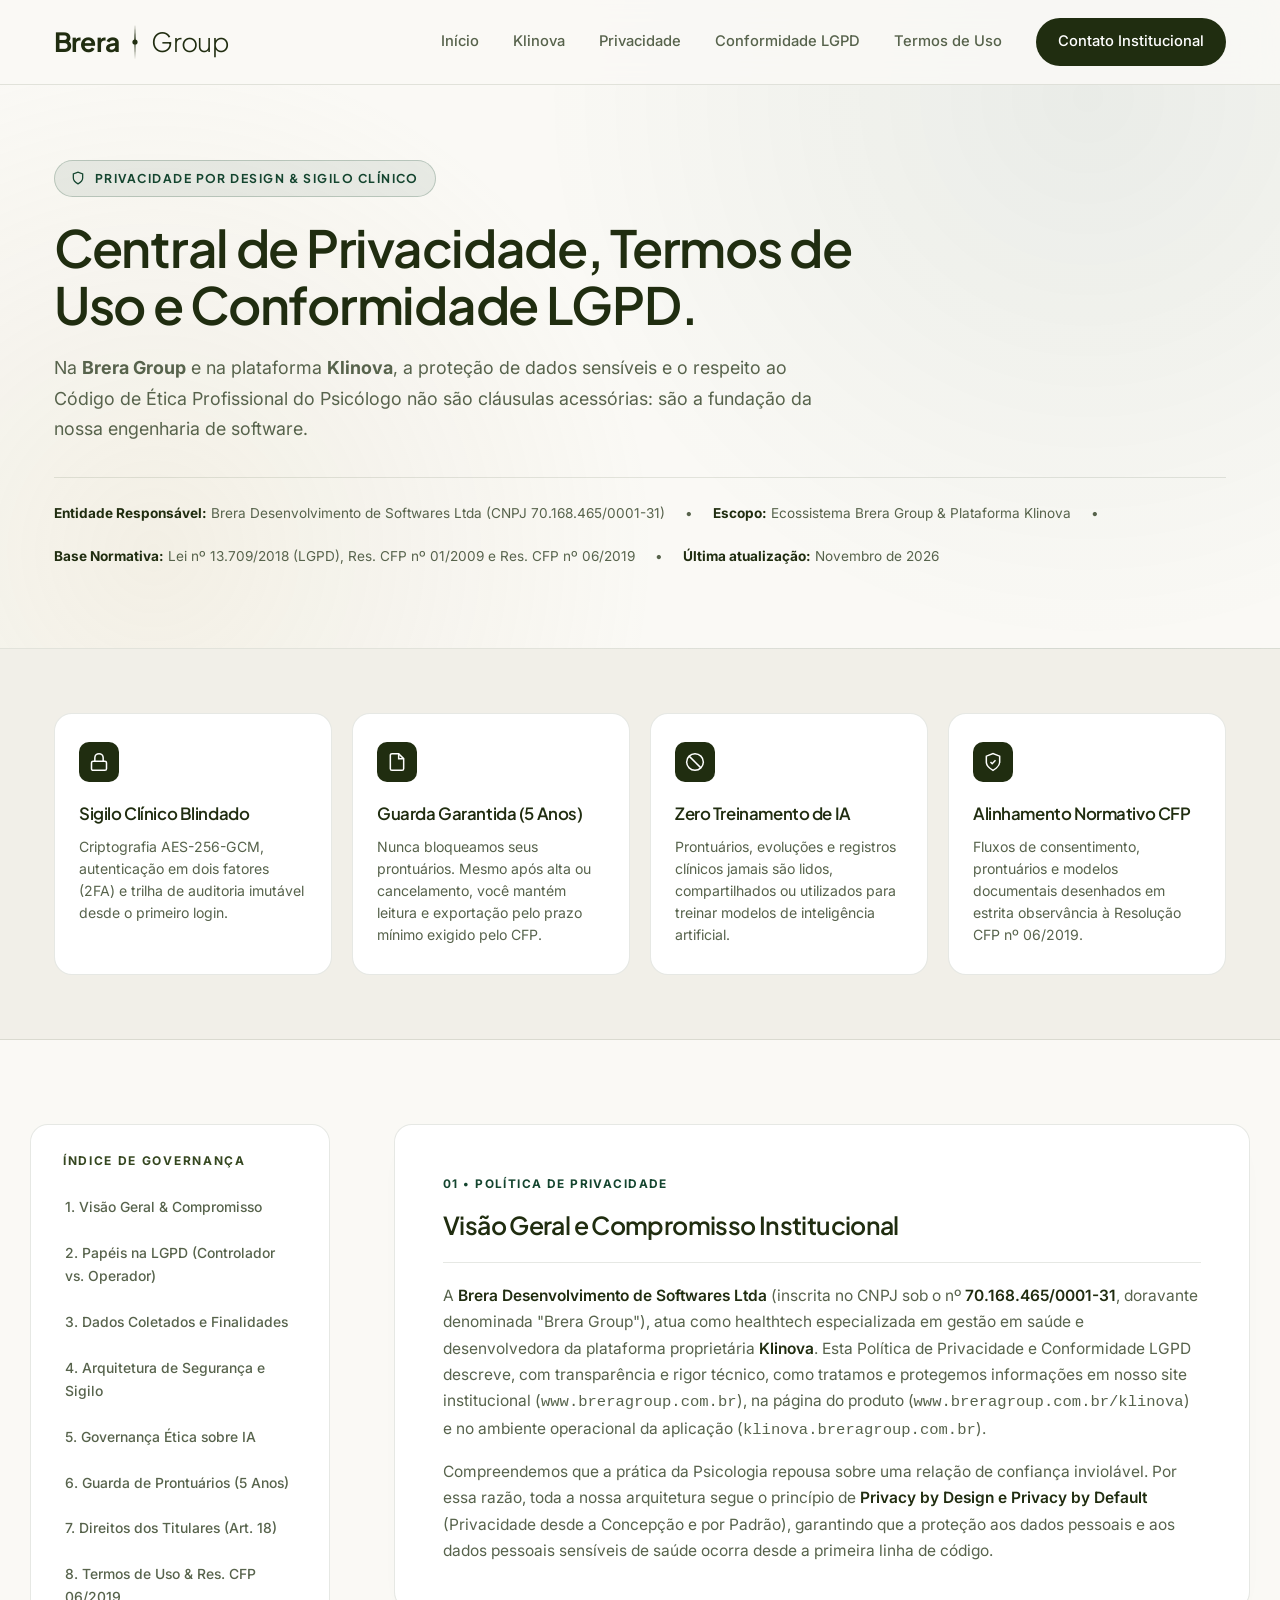
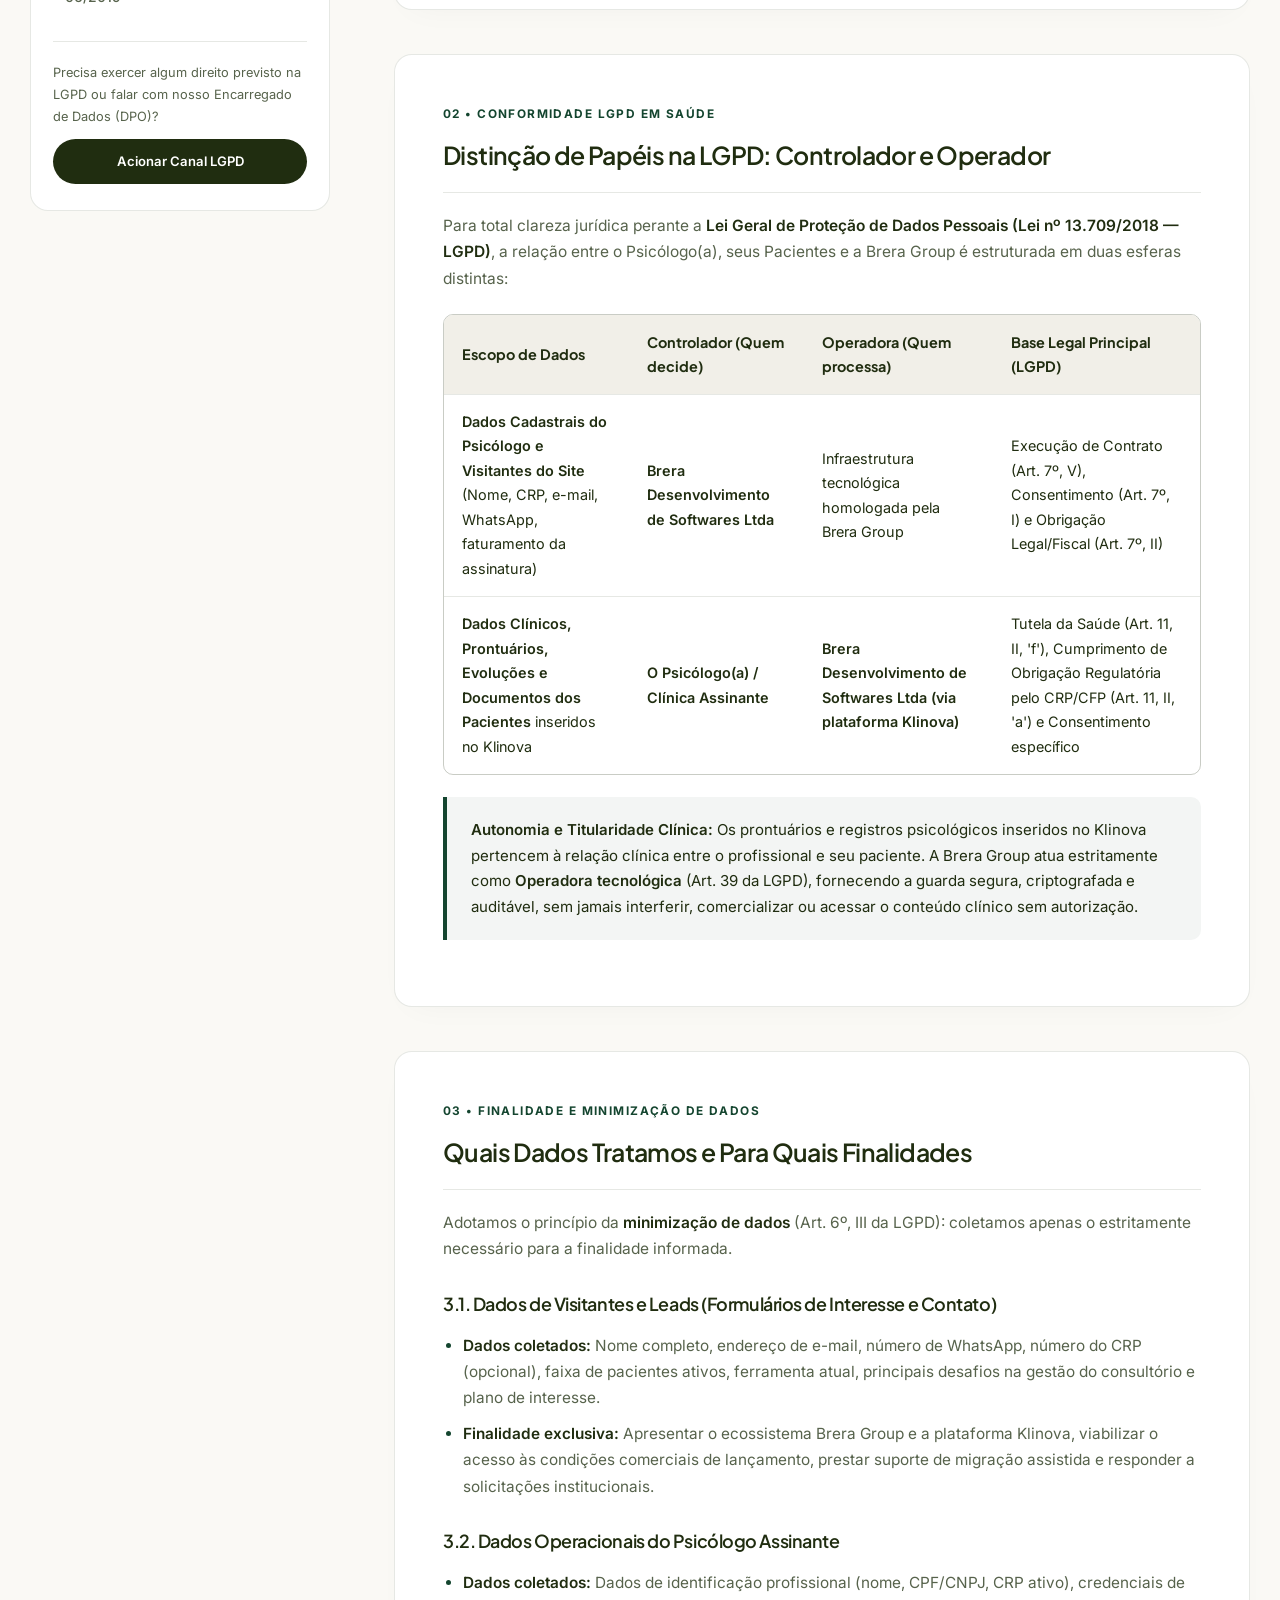
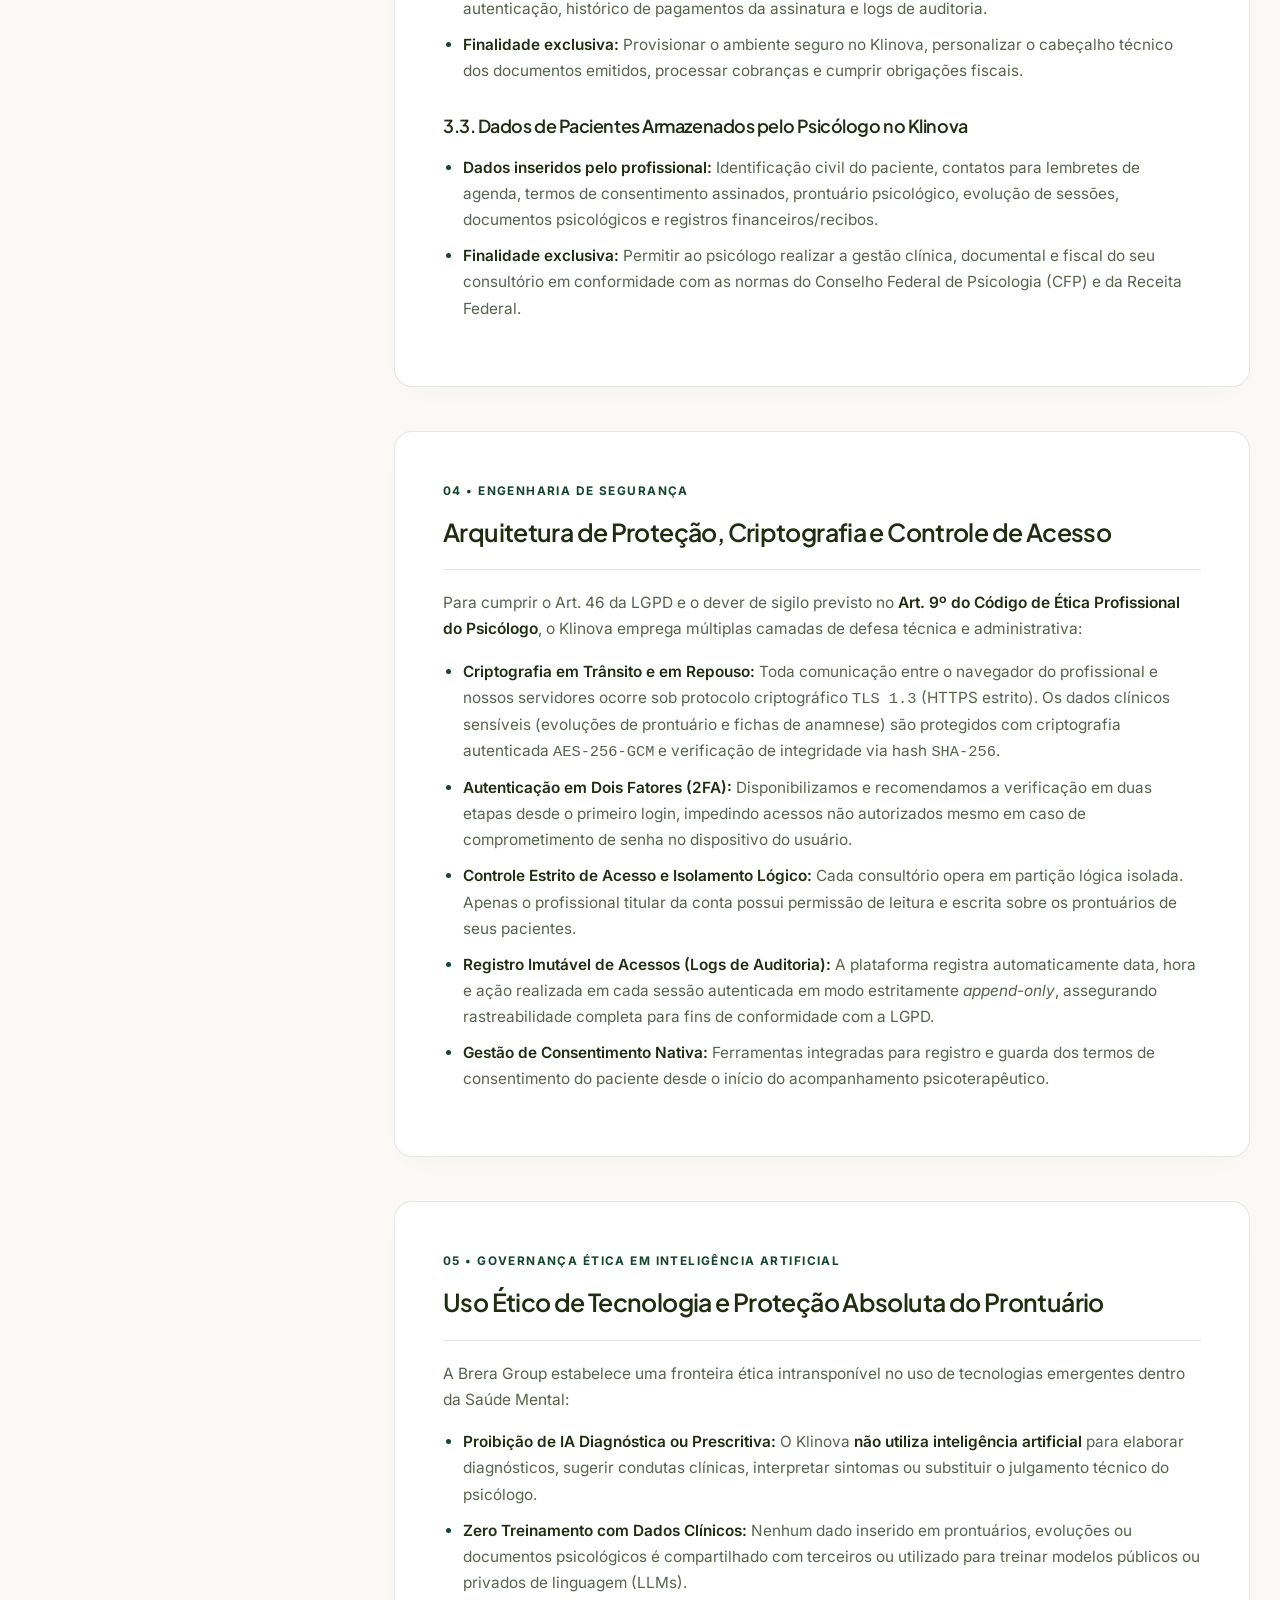
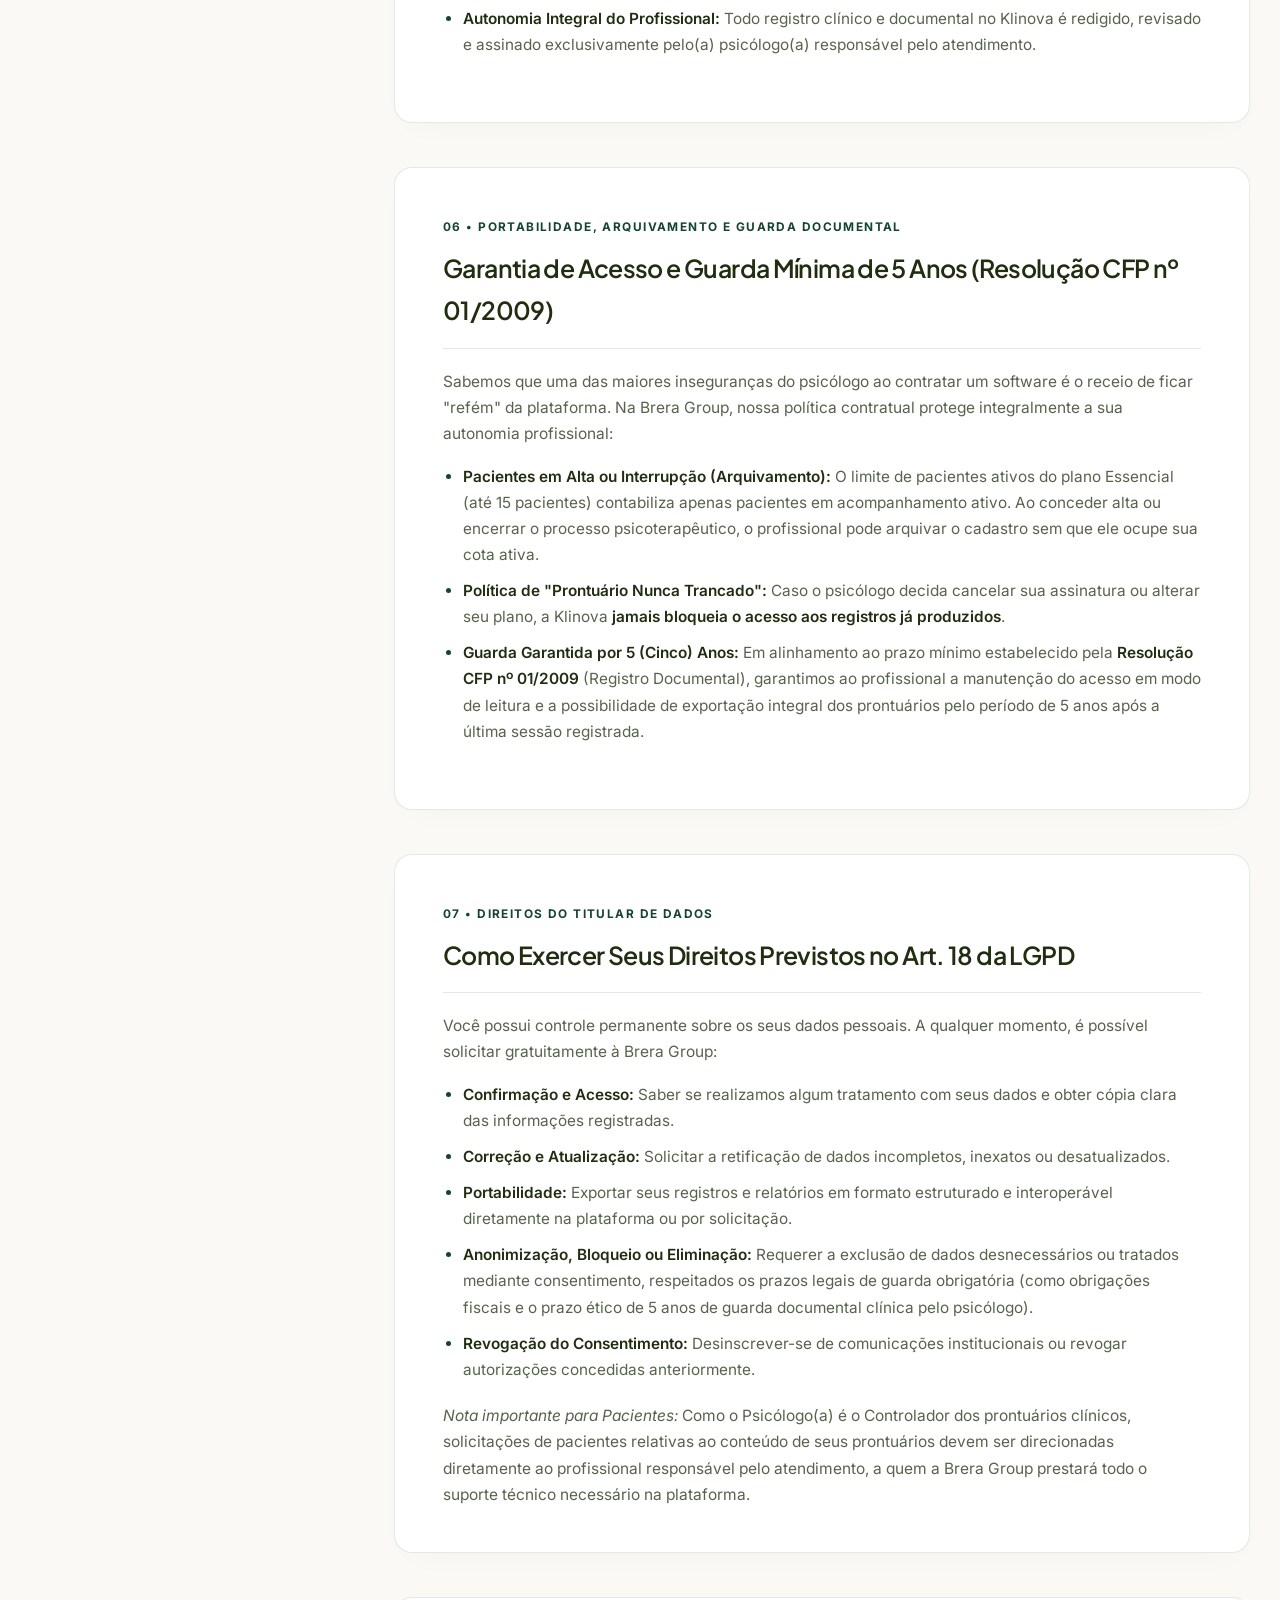
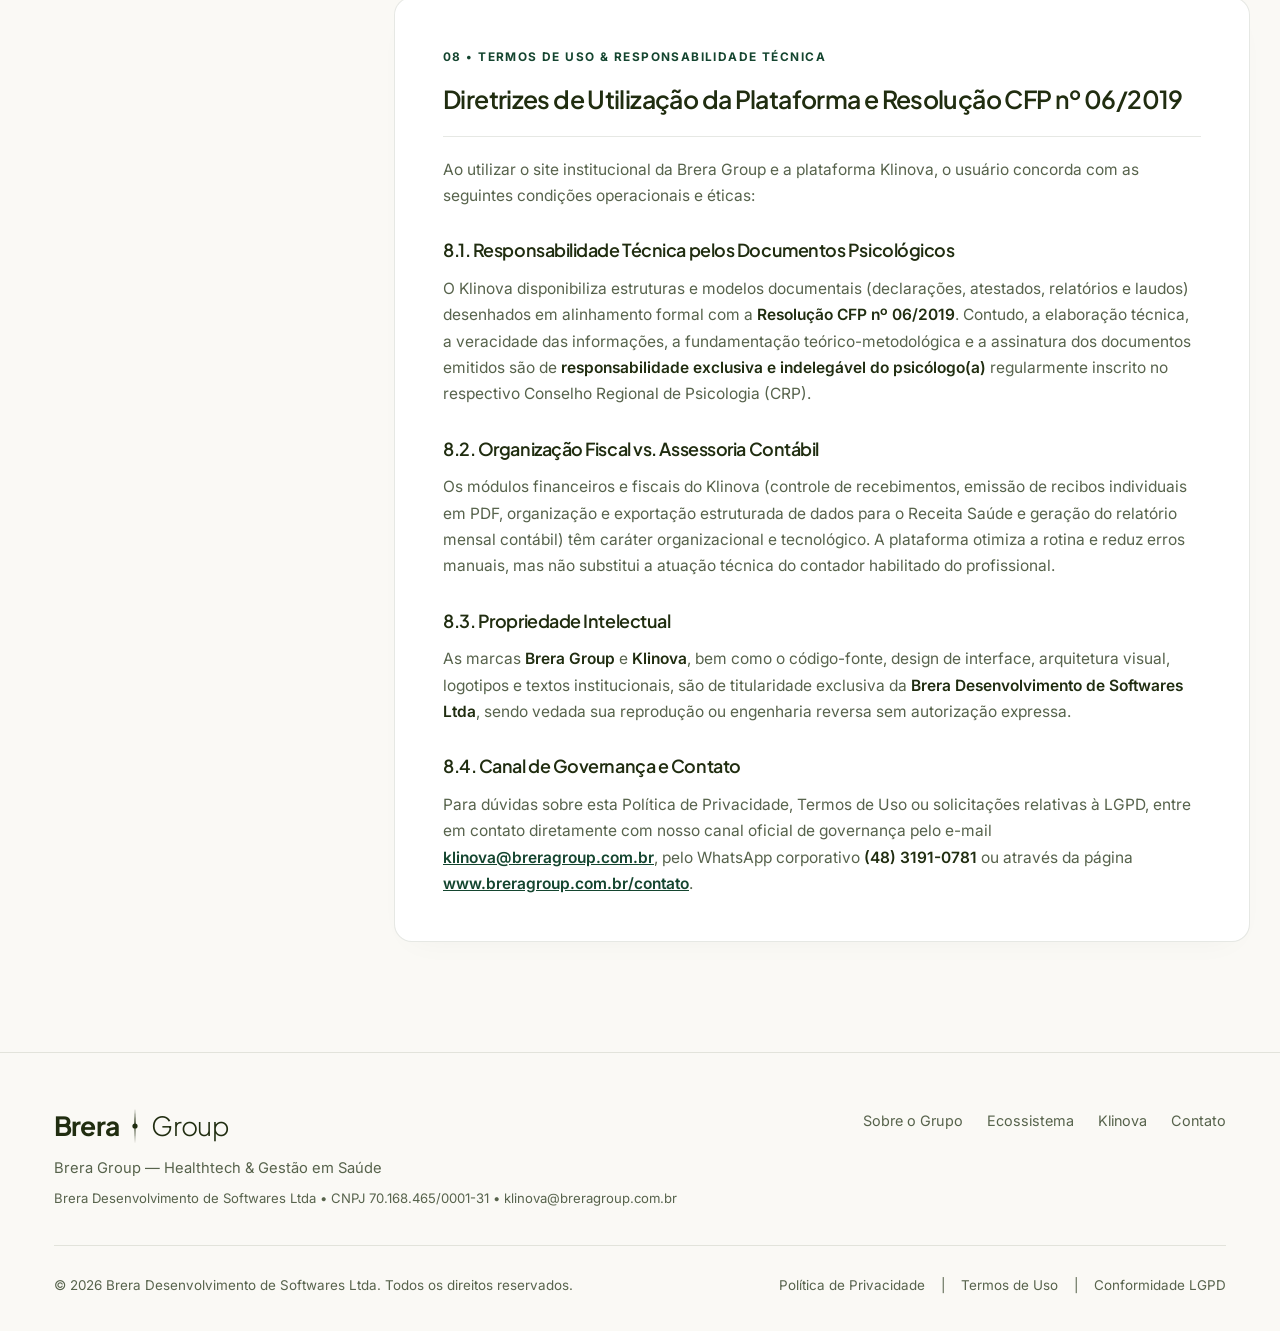
<file: privacidade/index.html>
<!DOCTYPE html>
<html lang="pt-BR">
<head>
  <meta charset="UTF-8" />
  <meta name="viewport" content="width=device-width, initial-scale=1.0" />
  <title>Política de Privacidade, Termos e Conformidade LGPD — Brera Group & Klinova</title>
  <meta name="description" content="Central de Governança, Política de Privacidade, Termos de Uso e Conformidade LGPD da Brera Group e da plataforma Klinova. Rigor técnico e proteção ao sigilo clínico." />

  <!-- Google Fonts -->
  <link rel="preconnect" href="https://fonts.googleapis.com">
  <link rel="preconnect" href="https://fonts.gstatic.com" crossorigin>
  <link href="https://fonts.googleapis.com/css2?family=Fraunces:opsz,wght@9..144,700&family=Inter:wght@300;400;500;600&family=Plus+Jakarta+Sans:wght@300;400;500;600;700&display=swap" rel="stylesheet">

  <style>
    :root {
      --brera-dark: #202d10;
      --brera-deep: #141d09;
      --brera-olive: #354720;
      --klinova-green: #14452f;
      --brera-muted: #57634c;
      --brera-light-bg: #faf9f5;
      --brera-surface: #ffffff;
      --brera-subtle: #f1efe8;
      --brera-border: rgba(32, 45, 16, 0.11);
      --brera-border-strong: rgba(32, 45, 16, 0.24);
      --brera-gold: #c5b386;
      --radius-sm: 10px;
      --radius-md: 18px;
      --radius-lg: 26px;
      --transition: all 0.32s cubic-bezier(0.16, 1, 0.3, 1);
    }

    * {
      margin: 0;
      padding: 0;
      box-sizing: border-box;
    }

    html {
      scroll-behavior: smooth;
      font-size: 16px;
      scroll-padding-top: 110px;
    }

    body {
      font-family: 'Inter', -apple-system, BlinkMacSystemFont, sans-serif;
      background-color: var(--brera-light-bg);
      color: var(--brera-dark);
      line-height: 1.7;
      -webkit-font-smoothing: antialiased;
      overflow-x: hidden;
    }

    h1, h2, h3, h4 {
      font-family: 'Plus Jakarta Sans', sans-serif;
      letter-spacing: -0.025em;
      color: var(--brera-dark);
    }

    a {
      text-decoration: none;
      color: inherit;
      transition: var(--transition);
    }

    .container {
      width: 100%;
      max-width: 1220px;
      margin: 0 auto;
      padding: 0 24px;
    }

    /* ==========================================
       LOGO VETORIAL BRERA GROUP
       ========================================== */
    .brera-logo {
      display: inline-flex;
      align-items: center;
      gap: 10px;
      font-family: 'Plus Jakarta Sans', sans-serif;
      font-size: 1.65rem;
      line-height: 1;
      color: var(--brera-dark);
      user-select: none;
    }

    .brera-logo .logo-bold {
      font-weight: 700;
      letter-spacing: -0.03em;
    }

    .brera-logo .logo-light {
      font-weight: 300;
      letter-spacing: -0.02em;
    }

    .brera-logo .logo-divider {
      width: 12px;
      height: 34px;
      display: flex;
      align-items: center;
      justify-content: center;
    }

    /* ==========================================
       HEADER / NAVEGAÇÃO
       ========================================== */
    .navbar {
      position: fixed;
      top: 0;
      left: 0;
      width: 100%;
      z-index: 1000;
      background: rgba(250, 249, 245, 0.88);
      backdrop-filter: blur(16px);
      -webkit-backdrop-filter: blur(16px);
      border-bottom: 1px solid var(--brera-border);
    }

    .navbar-inner {
      display: flex;
      align-items: center;
      justify-content: space-between;
      height: 84px;
    }

    .nav-links {
      display: flex;
      align-items: center;
      gap: 34px;
    }

    .nav-links a {
      font-size: 0.92rem;
      font-weight: 500;
      color: var(--brera-muted);
    }

    .nav-links a:hover {
      color: var(--brera-dark);
    }

    .nav-cta {
      display: inline-flex;
      align-items: center;
      gap: 8px;
      padding: 11px 22px;
      border-radius: 999px;
      background-color: var(--brera-dark);
      color: #ffffff !important;
      font-size: 0.88rem;
      font-weight: 500;
    }

    .nav-cta:hover {
      background-color: var(--brera-olive);
      transform: translateY(-1px);
    }

    .mobile-toggle {
      display: none;
      background: none;
      border: none;
      color: var(--brera-dark);
      cursor: pointer;
      padding: 8px;
    }

    /* ==========================================
       HERO DE GOVERNANÇA & PRIVACIDADE
       ========================================== */
    .trust-hero {
      padding: 160px 0 80px;
      border-bottom: 1px solid var(--brera-border);
      background:
        radial-gradient(circle at 85% 15%, rgba(20, 69, 47, 0.07) 0%, transparent 45%),
        radial-gradient(circle at 12% 85%, rgba(197, 179, 134, 0.14) 0%, transparent 40%),
        var(--brera-light-bg);
    }

    .trust-badge {
      display: inline-flex;
      align-items: center;
      gap: 10px;
      padding: 7px 16px;
      border-radius: 999px;
      background: rgba(20, 69, 47, 0.08);
      border: 1px solid rgba(20, 69, 47, 0.22);
      color: var(--klinova-green);
      font-family: 'Plus Jakarta Sans', sans-serif;
      font-size: 0.76rem;
      font-weight: 700;
      letter-spacing: 0.12em;
      text-transform: uppercase;
      margin-bottom: 22px;
    }

    .trust-hero h1 {
      font-size: clamp(2.2rem, 4vw, 3.35rem);
      font-weight: 600;
      line-height: 1.12;
      max-width: 860px;
      margin-bottom: 20px;
    }

    .trust-hero-lead {
      font-size: 1.12rem;
      color: var(--brera-muted);
      max-width: 760px;
      margin-bottom: 32px;
    }

    .meta-bar {
      display: flex;
      flex-wrap: wrap;
      align-items: center;
      gap: 20px;
      font-size: 0.85rem;
      color: var(--brera-muted);
      padding-top: 24px;
      border-top: 1px solid var(--brera-border);
    }

    .meta-bar strong {
      color: var(--brera-dark);
    }

    /* ==========================================
       PILARES EXECUTIVOS DE SEGURANÇA (4 CARDS)
       ========================================== */
    .highlights-section {
      padding: 64px 0;
      background-color: var(--brera-subtle);
      border-bottom: 1px solid var(--brera-border);
    }

    .highlights-grid {
      display: grid;
      grid-template-columns: repeat(4, 1fr);
      gap: 20px;
    }

    .highlight-card {
      background: var(--brera-surface);
      border: 1px solid var(--brera-border);
      border-radius: var(--radius-md);
      padding: 28px 24px;
      transition: var(--transition);
    }

    .highlight-card:hover {
      border-color: var(--brera-dark);
      transform: translateY(-3px);
      box-shadow: 0 16px 34px -14px rgba(32, 45, 16, 0.08);
    }

    .highlight-icon {
      width: 40px;
      height: 40px;
      border-radius: 10px;
      background: var(--brera-dark);
      color: #ffffff;
      display: flex;
      align-items: center;
      justify-content: center;
      margin-bottom: 18px;
    }

    .highlight-card h3 {
      font-size: 1.05rem;
      font-weight: 600;
      margin-bottom: 8px;
    }

    .highlight-card p {
      font-size: 0.88rem;
      color: var(--brera-muted);
      line-height: 1.55;
    }

    /* ==========================================
       ESTRUTURA PRINCIPAL: SIDEBAR + DOCUMENTO
       ========================================== */
    .legal-layout {
      padding: 84px 0 110px;
      display: grid;
      grid-template-columns: 300px 1fr;
      gap: 64px;
      align-items: start;
    }

    .legal-sidebar {
      position: sticky;
      top: 110px;
      background: var(--brera-surface);
      border: 1px solid var(--brera-border);
      border-radius: var(--radius-md);
      padding: 26px 22px;
    }

    .sidebar-title {
      font-size: 0.75rem;
      font-weight: 700;
      text-transform: uppercase;
      letter-spacing: 0.14em;
      color: var(--brera-olive);
      margin-bottom: 16px;
      padding-left: 10px;
    }

    .toc-list {
      list-style: none;
      display: flex;
      flex-direction: column;
      gap: 4px;
    }

    .toc-list a {
      display: block;
      padding: 9px 12px;
      border-radius: 8px;
      font-size: 0.87rem;
      font-weight: 500;
      color: var(--brera-muted);
      transition: var(--transition);
    }

    .toc-list a:hover,
    .toc-list a.active {
      background: var(--brera-subtle);
      color: var(--brera-dark);
      font-weight: 600;
    }

    .sidebar-cta {
      margin-top: 22px;
      padding-top: 20px;
      border-top: 1px solid var(--brera-border);
    }

    .sidebar-cta p {
      font-size: 0.8rem;
      color: var(--brera-muted);
      margin-bottom: 12px;
    }

    .sidebar-btn {
      display: inline-flex;
      align-items: center;
      justify-content: center;
      width: 100%;
      padding: 11px 16px;
      border-radius: 999px;
      background: var(--brera-dark);
      color: #ffffff;
      font-size: 0.82rem;
      font-weight: 600;
    }

    .sidebar-btn:hover {
      background: var(--klinova-green);
    }

    .legal-content {
      display: flex;
      flex-direction: column;
      gap: 44px;
    }

    .legal-block {
      background: var(--brera-surface);
      border: 1px solid var(--brera-border);
      border-radius: var(--radius-md);
      padding: 44px 48px;
      box-shadow: 0 12px 32px -18px rgba(32, 45, 16, 0.05);
    }

    .block-tag {
      display: inline-block;
      font-size: 0.74rem;
      font-weight: 700;
      letter-spacing: 0.12em;
      text-transform: uppercase;
      color: var(--klinova-green);
      margin-bottom: 10px;
    }

    .legal-block h2 {
      font-size: 1.55rem;
      font-weight: 600;
      margin-bottom: 20px;
      padding-bottom: 16px;
      border-bottom: 1px solid var(--brera-border);
    }

    .legal-block h3 {
      font-size: 1.12rem;
      font-weight: 600;
      margin: 26px 0 10px;
      color: var(--brera-dark);
    }

    .legal-block p {
      font-size: 0.97rem;
      color: var(--brera-muted);
      margin-bottom: 16px;
    }

    .legal-block p:last-child {
      margin-bottom: 0;
    }

    .legal-block strong {
      color: var(--brera-dark);
      font-weight: 600;
    }

    .legal-list {
      margin: 14px 0 20px 20px;
      display: flex;
      flex-direction: column;
      gap: 10px;
      color: var(--brera-muted);
      font-size: 0.96rem;
    }

    .legal-list li::marker {
      color: var(--klinova-green);
      font-weight: bold;
    }

    .role-table-wrap {
      overflow-x: auto;
      margin: 22px 0;
      border: 1px solid var(--brera-border-strong);
      border-radius: var(--radius-sm);
    }

    .role-table {
      width: 100%;
      border-collapse: collapse;
      min-width: 580px;
      font-size: 0.9rem;
    }

    .role-table th,
    .role-table td {
      padding: 15px 18px;
      text-align: left;
      border-bottom: 1px solid var(--brera-border);
    }

    .role-table th {
      background: var(--brera-subtle);
      font-family: 'Plus Jakarta Sans', sans-serif;
      font-weight: 700;
      color: var(--brera-dark);
    }

    .role-table tr:last-child td {
      border-bottom: none;
    }

    .ethical-callout {
      background: rgba(20, 69, 47, 0.05);
      border-left: 4px solid var(--klinova-green);
      border-radius: 0 var(--radius-sm) var(--radius-sm) 0;
      padding: 20px 24px;
      margin: 22px 0;
    }

    .ethical-callout p {
      margin: 0;
      color: var(--brera-dark);
      font-size: 0.94rem;
    }

    /* ==========================================
       FOOTER
       ========================================== */
    .footer {
      background-color: var(--brera-light-bg);
      border-top: 1px solid var(--brera-border);
      padding: 56px 0 38px;
      font-size: 0.9rem;
      color: var(--brera-muted);
    }

    .footer-top {
      display: flex;
      flex-wrap: wrap;
      justify-content: space-between;
      align-items: flex-start;
      gap: 36px;
      padding-bottom: 36px;
      border-bottom: 1px solid var(--brera-border);
    }

    .footer-brand p {
      margin-top: 12px;
      font-size: 0.92rem;
    }

    .footer-brand small {
      display: block;
      margin-top: 6px;
      font-size: 0.82rem;
    }

    .footer-nav-links {
      display: flex;
      flex-wrap: wrap;
      gap: 24px;
    }

    .footer-nav-links a:hover {
      color: var(--brera-dark);
      text-decoration: underline;
    }

    .footer-bottom {
      padding-top: 28px;
      display: flex;
      flex-wrap: wrap;
      justify-content: space-between;
      align-items: center;
      gap: 16px;
      font-size: 0.84rem;
    }

    .footer-legal {
      display: flex;
      flex-wrap: wrap;
      gap: 16px;
    }

    .footer-legal a:hover {
      color: var(--brera-dark);
      text-decoration: underline;
    }

    /* ==========================================
       RESPONSIVIDADE
       ========================================== */
    @media (max-width: 1024px) {
      .highlights-grid {
        grid-template-columns: repeat(2, 1fr);
      }

      .legal-layout {
        grid-template-columns: 1fr;
        gap: 36px;
      }

      .legal-sidebar {
        position: static;
      }
    }

    @media (max-width: 768px) {
      .nav-links {
        display: none;
        position: absolute;
        top: 84px;
        left: 0;
        width: 100%;
        background: var(--brera-surface);
        flex-direction: column;
        align-items: flex-start;
        padding: 24px;
        gap: 18px;
        border-bottom: 1px solid var(--brera-border);
      }

      .nav-links.active {
        display: flex;
      }

      .mobile-toggle {
        display: block;
      }

      .highlights-grid {
        grid-template-columns: 1fr;
      }

      .legal-block {
        padding: 30px 22px;
      }

      .trust-hero {
        padding: 130px 0 60px;
      }
    }
  </style>
</head>
<body>

  <!-- ==================== HEADER ==================== -->
  <header class="navbar">
    <div class="container navbar-inner">
      <a href="https://www.breragroup.com.br" class="brera-logo" aria-label="Brera Group">
        <span class="logo-bold">Brera</span>
        <span class="logo-divider" aria-hidden="true">
          <svg width="10" height="34" viewBox="0 0 10 34" fill="none" xmlns="http://www.w3.org/2000/svg">
            <path d="M5 0L5.7 14.5L5 34L4.3 14.5L5 0Z" fill="#202d10"/>
            <circle cx="5" cy="17" r="2.6" fill="#202d10"/>
          </svg>
        </span>
        <span class="logo-light">Group</span>
      </a>

      <button class="mobile-toggle" id="mobileToggle" aria-label="Abrir menu">
        <svg width="26" height="26" viewBox="0 0 24 24" fill="none" stroke="currentColor" stroke-width="2">
          <line x1="3" y1="6" x2="21" y2="6"></line>
          <line x1="3" y1="12" x2="21" y2="12"></line>
          <line x1="3" y1="18" x2="21" y2="18"></line>
        </svg>
      </button>

      <nav class="nav-links" id="navLinks">
        <a href="https://www.breragroup.com.br">Início</a>
        <a href="https://www.breragroup.com.br/klinova">Klinova</a>
        <a href="#privacidade">Privacidade</a>
        <a href="#lgpd">Conformidade LGPD</a>
        <a href="#termos">Termos de Uso</a>
        <a href="https://www.breragroup.com.br/contato" class="nav-cta">Contato Institucional</a>
      </nav>
    </div>
  </header>

  <!-- ==================== HERO DE GOVERNANÇA ==================== -->
  <section class="trust-hero">
    <div class="container">
      <div class="trust-badge">
        <svg width="14" height="14" viewBox="0 0 24 24" fill="none" stroke="currentColor" stroke-width="2.2">
          <path d="M12 22s8-4 8-10V5l-8-3-8 3v7c0 6 8 10 8 10z"/>
        </svg>
        PRIVACIDADE POR DESIGN &amp; SIGILO CLÍNICO
      </div>
      <h1>Central de Privacidade, Termos de Uso e Conformidade LGPD.</h1>
      <p class="trust-hero-lead">
        Na <strong>Brera Group</strong> e na plataforma <strong>Klinova</strong>, a proteção de dados sensíveis e o respeito ao Código de Ética Profissional do Psicólogo não são cláusulas acessórias: são a fundação da nossa engenharia de software.
      </p>

      <div class="meta-bar">
        <span><strong>Entidade Responsável:</strong> Brera Desenvolvimento de Softwares Ltda (CNPJ 70.168.465/0001-31)</span>
        <span>•</span>
        <span><strong>Escopo:</strong> Ecossistema Brera Group &amp; Plataforma Klinova</span>
        <span>•</span>
        <span><strong>Base Normativa:</strong> Lei nº 13.709/2018 (LGPD), Res. CFP nº 01/2009 e Res. CFP nº 06/2019</span>
        <span>•</span>
        <span><strong>Última atualização:</strong> Novembro de 2026</span>
      </div>
    </div>
  </section>

  <!-- ==================== 4 PILARES DE CONFIANÇA (RESUMO EXECUTIVO) ==================== -->
  <section class="highlights-section">
    <div class="container highlights-grid">
      <div class="highlight-card">
        <div class="highlight-icon">
          <svg width="20" height="20" viewBox="0 0 24 24" fill="none" stroke="currentColor" stroke-width="1.8">
            <rect x="3" y="11" width="18" height="11" rx="2" ry="2"></rect>
            <path d="M7 11V7a5 5 0 0 1 10 0v4"></path>
          </svg>
        </div>
        <h3>Sigilo Clínico Blindado</h3>
        <p>Criptografia AES-256-GCM, autenticação em dois fatores (2FA) e trilha de auditoria imutável desde o primeiro login.</p>
      </div>

      <div class="highlight-card">
        <div class="highlight-icon">
          <svg width="20" height="20" viewBox="0 0 24 24" fill="none" stroke="currentColor" stroke-width="1.8">
            <path d="M14 2H6a2 2 0 0 0-2 2v16a2 2 0 0 0 2 2h12a2 2 0 0 0 2-2V8z"></path>
            <polyline points="14 2 14 8 20 8"></polyline>
          </svg>
        </div>
        <h3>Guarda Garantida (5 Anos)</h3>
        <p>Nunca bloqueamos seus prontuários. Mesmo após alta ou cancelamento, você mantém leitura e exportação pelo prazo mínimo exigido pelo CFP.</p>
      </div>

      <div class="highlight-card">
        <div class="highlight-icon">
          <svg width="20" height="20" viewBox="0 0 24 24" fill="none" stroke="currentColor" stroke-width="1.8">
            <circle cx="12" cy="12" r="10"></circle>
            <line x1="4.93" y1="4.93" x2="19.07" y2="19.07"></line>
          </svg>
        </div>
        <h3>Zero Treinamento de IA</h3>
        <p>Prontuários, evoluções e registros clínicos jamais são lidos, compartilhados ou utilizados para treinar modelos de inteligência artificial.</p>
      </div>

      <div class="highlight-card">
        <div class="highlight-icon">
          <svg width="20" height="20" viewBox="0 0 24 24" fill="none" stroke="currentColor" stroke-width="1.8">
            <path d="M12 22s8-4 8-10V5l-8-3-8 3v7c0 6 8 10 8 10z"></path>
            <polyline points="9 12 11 14 15 10"></polyline>
          </svg>
        </div>
        <h3>Alinhamento Normativo CFP</h3>
        <p>Fluxos de consentimento, prontuários e modelos documentais desenhados em estrita observância à Resolução CFP nº 06/2019.</p>
      </div>
    </div>
  </section>

  <!-- ==================== CONTEÚDO PRINCIPAL + SIDEBAR ==================== -->
  <main class="container legal-layout">

    <!-- Navegação Lateral -->
    <aside class="legal-sidebar">
      <div class="sidebar-title">Índice de Governança</div>
      <ul class="toc-list">
        <li><a href="#privacidade" class="active">1. Visão Geral &amp; Compromisso</a></li>
        <li><a href="#lgpd">2. Papéis na LGPD (Controlador vs. Operador)</a></li>
        <li><a href="#dados-coletados">3. Dados Coletados e Finalidades</a></li>
        <li><a href="#seguranca">4. Arquitetura de Segurança e Sigilo</a></li>
        <li><a href="#ia-etica">5. Governança Ética sobre IA</a></li>
        <li><a href="#retencao-cfp">6. Guarda de Prontuários (5 Anos)</a></li>
        <li><a href="#direitos">7. Direitos dos Titulares (Art. 18)</a></li>
        <li><a href="#termos">8. Termos de Uso &amp; Res. CFP 06/2019</a></li>
      </ul>

      <div class="sidebar-cta">
        <p>Precisa exercer algum direito previsto na LGPD ou falar com nosso Encarregado de Dados (DPO)?</p>
        <a href="mailto:klinova@breragroup.com.br?subject=Solicita%C3%A7%C3%A3o%20LGPD%20%E2%80%94%20Brera%20Group" class="sidebar-btn">Acionar Canal LGPD</a>
      </div>
    </aside>

    <!-- Blocos de Conteúdo -->
    <div class="legal-content">

      <!-- SEÇÃO 1 -->
      <article id="privacidade" class="legal-block">
        <span class="block-tag">01 • POLÍTICA DE PRIVACIDADE</span>
        <h2>Visão Geral e Compromisso Institucional</h2>
        <p>
          A <strong>Brera Desenvolvimento de Softwares Ltda</strong> (inscrita no CNPJ sob o nº <strong>70.168.465/0001-31</strong>, doravante denominada "Brera Group"), atua como healthtech especializada em gestão em saúde e desenvolvedora da plataforma proprietária <strong>Klinova</strong>. Esta Política de Privacidade e Conformidade LGPD descreve, com transparência e rigor técnico, como tratamos e protegemos informações em nosso site institucional (<code>www.breragroup.com.br</code>), na página do produto (<code>www.breragroup.com.br/klinova</code>) e no ambiente operacional da aplicação (<code>klinova.breragroup.com.br</code>).
        </p>
        <p>
          Compreendemos que a prática da Psicologia repousa sobre uma relação de confiança inviolável. Por essa razão, toda a nossa arquitetura segue o princípio de <strong>Privacy by Design e Privacy by Default</strong> (Privacidade desde a Concepção e por Padrão), garantindo que a proteção aos dados pessoais e aos dados pessoais sensíveis de saúde ocorra desde a primeira linha de código.
        </p>
      </article>

      <!-- SEÇÃO 2 -->
      <article id="lgpd" class="legal-block">
        <span class="block-tag">02 • CONFORMIDADE LGPD EM SAÚDE</span>
        <h2>Distinção de Papéis na LGPD: Controlador e Operador</h2>
        <p>
          Para total clareza jurídica perante a <strong>Lei Geral de Proteção de Dados Pessoais (Lei nº 13.709/2018 — LGPD)</strong>, a relação entre o Psicólogo(a), seus Pacientes e a Brera Group é estruturada em duas esferas distintas:
        </p>

        <div class="role-table-wrap">
          <table class="role-table">
            <thead>
              <tr>
                <th>Escopo de Dados</th>
                <th>Controlador (Quem decide)</th>
                <th>Operadora (Quem processa)</th>
                <th>Base Legal Principal (LGPD)</th>
              </tr>
            </thead>
            <tbody>
              <tr>
                <td><strong>Dados Cadastrais do Psicólogo e Visitantes do Site</strong> (Nome, CRP, e-mail, WhatsApp, faturamento da assinatura)</td>
                <td><strong>Brera Desenvolvimento de Softwares Ltda</strong></td>
                <td>Infraestrutura tecnológica homologada pela Brera Group</td>
                <td>Execução de Contrato (Art. 7º, V), Consentimento (Art. 7º, I) e Obrigação Legal/Fiscal (Art. 7º, II)</td>
              </tr>
              <tr>
                <td><strong>Dados Clínicos, Prontuários, Evoluções e Documentos dos Pacientes</strong> inseridos no Klinova</td>
                <td><strong>O Psicólogo(a) / Clínica Assinante</strong></td>
                <td><strong>Brera Desenvolvimento de Softwares Ltda (via plataforma Klinova)</strong></td>
                <td>Tutela da Saúde (Art. 11, II, 'f'), Cumprimento de Obrigação Regulatória pelo CRP/CFP (Art. 11, II, 'a') e Consentimento específico</td>
              </tr>
            </tbody>
          </table>
        </div>

        <div class="ethical-callout">
          <p>
            <strong>Autonomia e Titularidade Clínica:</strong> Os prontuários e registros psicológicos inseridos no Klinova pertencem à relação clínica entre o profissional e seu paciente. A Brera Group atua estritamente como <strong>Operadora tecnológica</strong> (Art. 39 da LGPD), fornecendo a guarda segura, criptografada e auditável, sem jamais interferir, comercializar ou acessar o conteúdo clínico sem autorização.
          </p>
        </div>
      </article>

      <!-- SEÇÃO 3 -->
      <article id="dados-coletados" class="legal-block">
        <span class="block-tag">03 • FINALIDADE E MINIMIZAÇÃO DE DADOS</span>
        <h2>Quais Dados Tratamos e Para Quais Finalidades</h2>
        <p>
          Adotamos o princípio da <strong>minimização de dados</strong> (Art. 6º, III da LGPD): coletamos apenas o estritamente necessário para a finalidade informada.
        </p>

        <h3>3.1. Dados de Visitantes e Leads (Formulários de Interesse e Contato)</h3>
        <ul class="legal-list">
          <li><strong>Dados coletados:</strong> Nome completo, endereço de e-mail, número de WhatsApp, número do CRP (opcional), faixa de pacientes ativos, ferramenta atual, principais desafios na gestão do consultório e plano de interesse.</li>
          <li><strong>Finalidade exclusiva:</strong> Apresentar o ecossistema Brera Group e a plataforma Klinova, viabilizar o acesso às condições comerciais de lançamento, prestar suporte de migração assistida e responder a solicitações institucionais.</li>
        </ul>

        <h3>3.2. Dados Operacionais do Psicólogo Assinante</h3>
        <ul class="legal-list">
          <li><strong>Dados coletados:</strong> Dados de identificação profissional (nome, CPF/CNPJ, CRP ativo), credenciais de autenticação, histórico de pagamentos da assinatura e logs de auditoria.</li>
          <li><strong>Finalidade exclusiva:</strong> Provisionar o ambiente seguro no Klinova, personalizar o cabeçalho técnico dos documentos emitidos, processar cobranças e cumprir obrigações fiscais.</li>
        </ul>

        <h3>3.3. Dados de Pacientes Armazenados pelo Psicólogo no Klinova</h3>
        <ul class="legal-list">
          <li><strong>Dados inseridos pelo profissional:</strong> Identificação civil do paciente, contatos para lembretes de agenda, termos de consentimento assinados, prontuário psicológico, evolução de sessões, documentos psicológicos e registros financeiros/recibos.</li>
          <li><strong>Finalidade exclusiva:</strong> Permitir ao psicólogo realizar a gestão clínica, documental e fiscal do seu consultório em conformidade com as normas do Conselho Federal de Psicologia (CFP) e da Receita Federal.</li>
        </ul>
      </article>

      <!-- SEÇÃO 4 -->
      <article id="seguranca" class="legal-block">
        <span class="block-tag">04 • ENGENHARIA DE SEGURANÇA</span>
        <h2>Arquitetura de Proteção, Criptografia e Controle de Acesso</h2>
        <p>
          Para cumprir o Art. 46 da LGPD e o dever de sigilo previsto no <strong>Art. 9º do Código de Ética Profissional do Psicólogo</strong>, o Klinova emprega múltiplas camadas de defesa técnica e administrativa:
        </p>
        <ul class="legal-list">
          <li><strong>Criptografia em Trânsito e em Repouso:</strong> Toda comunicação entre o navegador do profissional e nossos servidores ocorre sob protocolo criptográfico <code>TLS 1.3</code> (HTTPS estrito). Os dados clínicos sensíveis (evoluções de prontuário e fichas de anamnese) são protegidos com criptografia autenticada <code>AES-256-GCM</code> e verificação de integridade via hash <code>SHA-256</code>.</li>
          <li><strong>Autenticação em Dois Fatores (2FA):</strong> Disponibilizamos e recomendamos a verificação em duas etapas desde o primeiro login, impedindo acessos não autorizados mesmo em caso de comprometimento de senha no dispositivo do usuário.</li>
          <li><strong>Controle Estrito de Acesso e Isolamento Lógico:</strong> Cada consultório opera em partição lógica isolada. Apenas o profissional titular da conta possui permissão de leitura e escrita sobre os prontuários de seus pacientes.</li>
          <li><strong>Registro Imutável de Acessos (Logs de Auditoria):</strong> A plataforma registra automaticamente data, hora e ação realizada em cada sessão autenticada em modo estritamente <em>append-only</em>, assegurando rastreabilidade completa para fins de conformidade com a LGPD.</li>
          <li><strong>Gestão de Consentimento Nativa:</strong> Ferramentas integradas para registro e guarda dos termos de consentimento do paciente desde o início do acompanhamento psicoterapêutico.</li>
        </ul>
      </article>

      <!-- SEÇÃO 5 -->
      <article id="ia-etica" class="legal-block">
        <span class="block-tag">05 • GOVERNANÇA ÉTICA EM INTELIGÊNCIA ARTIFICIAL</span>
        <h2>Uso Ético de Tecnologia e Proteção Absoluta do Prontuário</h2>
        <p>
          A Brera Group estabelece uma fronteira ética intransponível no uso de tecnologias emergentes dentro da Saúde Mental:
        </p>
        <ul class="legal-list">
          <li><strong>Proibição de IA Diagnóstica ou Prescritiva:</strong> O Klinova <strong>não utiliza inteligência artificial</strong> para elaborar diagnósticos, sugerir condutas clínicas, interpretar sintomas ou substituir o julgamento técnico do psicólogo.</li>
          <li><strong>Zero Treinamento com Dados Clínicos:</strong> Nenhum dado inserido em prontuários, evoluções ou documentos psicológicos é compartilhado com terceiros ou utilizado para treinar modelos públicos ou privados de linguagem (LLMs).</li>
          <li><strong>Autonomia Integral do Profissional:</strong> Todo registro clínico e documental no Klinova é redigido, revisado e assinado exclusivamente pelo(a) psicólogo(a) responsável pelo atendimento.</li>
        </ul>
      </article>

      <!-- SEÇÃO 6 -->
      <article id="retencao-cfp" class="legal-block">
        <span class="block-tag">06 • PORTABILIDADE, ARQUIVAMENTO E GUARDA DOCUMENTAL</span>
        <h2>Garantia de Acesso e Guarda Mínima de 5 Anos (Resolução CFP nº 01/2009)</h2>
        <p>
          Sabemos que uma das maiores inseguranças do psicólogo ao contratar um software é o receio de ficar "refém" da plataforma. Na Brera Group, nossa política contratual protege integralmente a sua autonomia profissional:
        </p>
        <ul class="legal-list">
          <li><strong>Pacientes em Alta ou Interrupção (Arquivamento):</strong> O limite de pacientes ativos do plano Essencial (até 15 pacientes) contabiliza apenas pacientes em acompanhamento ativo. Ao conceder alta ou encerrar o processo psicoterapêutico, o profissional pode arquivar o cadastro sem que ele ocupe sua cota ativa.</li>
          <li><strong>Política de "Prontuário Nunca Trancado":</strong> Caso o psicólogo decida cancelar sua assinatura ou alterar seu plano, a Klinova <strong>jamais bloqueia o acesso aos registros já produzidos</strong>.</li>
          <li><strong>Guarda Garantida por 5 (Cinco) Anos:</strong> Em alinhamento ao prazo mínimo estabelecido pela <strong>Resolução CFP nº 01/2009</strong> (Registro Documental), garantimos ao profissional a manutenção do acesso em modo de leitura e a possibilidade de exportação integral dos prontuários pelo período de 5 anos após a última sessão registrada.</li>
        </ul>
      </article>

      <!-- SEÇÃO 7 -->
      <article id="direitos" class="legal-block">
        <span class="block-tag">07 • DIREITOS DO TITULAR DE DADOS</span>
        <h2>Como Exercer Seus Direitos Previstos no Art. 18 da LGPD</h2>
        <p>
          Você possui controle permanente sobre os seus dados pessoais. A qualquer momento, é possível solicitar gratuitamente à Brera Group:
        </p>
        <ul class="legal-list">
          <li><strong>Confirmação e Acesso:</strong> Saber se realizamos algum tratamento com seus dados e obter cópia clara das informações registradas.</li>
          <li><strong>Correção e Atualização:</strong> Solicitar a retificação de dados incompletos, inexatos ou desatualizados.</li>
          <li><strong>Portabilidade:</strong> Exportar seus registros e relatórios em formato estruturado e interoperável diretamente na plataforma ou por solicitação.</li>
          <li><strong>Anonimização, Bloqueio ou Eliminação:</strong> Requerer a exclusão de dados desnecessários ou tratados mediante consentimento, respeitados os prazos legais de guarda obrigatória (como obrigações fiscais e o prazo ético de 5 anos de guarda documental clínica pelo psicólogo).</li>
          <li><strong>Revogação do Consentimento:</strong> Desinscrever-se de comunicações institucionais ou revogar autorizações concedidas anteriormente.</li>
        </ul>
        <p>
          <em>Nota importante para Pacientes:</em> Como o Psicólogo(a) é o Controlador dos prontuários clínicos, solicitações de pacientes relativas ao conteúdo de seus prontuários devem ser direcionadas diretamente ao profissional responsável pelo atendimento, a quem a Brera Group prestará todo o suporte técnico necessário na plataforma.
        </p>
      </article>

      <!-- SEÇÃO 8 -->
      <article id="termos" class="legal-block">
        <span class="block-tag">08 • TERMOS DE USO &amp; RESPONSABILIDADE TÉCNICA</span>
        <h2>Diretrizes de Utilização da Plataforma e Resolução CFP nº 06/2019</h2>
        <p>
          Ao utilizar o site institucional da Brera Group e a plataforma Klinova, o usuário concorda com as seguintes condições operacionais e éticas:
        </p>
        <h3>8.1. Responsabilidade Técnica pelos Documentos Psicológicos</h3>
        <p>
          O Klinova disponibiliza estruturas e modelos documentais (declarações, atestados, relatórios e laudos) desenhados em alinhamento formal com a <strong>Resolução CFP nº 06/2019</strong>. Contudo, a elaboração técnica, a veracidade das informações, a fundamentação teórico-metodológica e a assinatura dos documentos emitidos são de <strong>responsabilidade exclusiva e indelegável do psicólogo(a)</strong> regularmente inscrito no respectivo Conselho Regional de Psicologia (CRP).
        </p>

        <h3>8.2. Organização Fiscal vs. Assessoria Contábil</h3>
        <p>
          Os módulos financeiros e fiscais do Klinova (controle de recebimentos, emissão de recibos individuais em PDF, organização e exportação estruturada de dados para o Receita Saúde e geração do relatório mensal contábil) têm caráter organizacional e tecnológico. A plataforma otimiza a rotina e reduz erros manuais, mas não substitui a atuação técnica do contador habilitado do profissional.
        </p>

        <h3>8.3. Propriedade Intelectual</h3>
        <p>
          As marcas <strong>Brera Group</strong> e <strong>Klinova</strong>, bem como o código-fonte, design de interface, arquitetura visual, logotipos e textos institucionais, são de titularidade exclusiva da <strong>Brera Desenvolvimento de Softwares Ltda</strong>, sendo vedada sua reprodução ou engenharia reversa sem autorização expressa.
        </p>

        <h3>8.4. Canal de Governança e Contato</h3>
        <p>
          Para dúvidas sobre esta Política de Privacidade, Termos de Uso ou solicitações relativas à LGPD, entre em contato diretamente com nosso canal oficial de governança pelo e-mail <a href="mailto:klinova@breragroup.com.br" style="color: var(--klinova-green); font-weight: 600; text-decoration: underline;">klinova@breragroup.com.br</a>, pelo WhatsApp corporativo <strong>(48) 3191-0781</strong> ou através da página <a href="https://www.breragroup.com.br/contato" style="color: var(--klinova-green); font-weight: 600; text-decoration: underline;">www.breragroup.com.br/contato</a>.
        </p>
      </article>

    </div>
  </main>

  <!-- ==================== RODAPÉ ==================== -->
  <footer class="footer">
    <div class="container">
      <div class="footer-top">
        <div class="footer-brand">
          <a href="https://www.breragroup.com.br" class="brera-logo" aria-label="Brera Group">
            <span class="logo-bold">Brera</span>
            <span class="logo-divider" aria-hidden="true">
              <svg width="10" height="34" viewBox="0 0 10 34" fill="none" xmlns="http://www.w3.org/2000/svg">
                <path d="M5 0L5.7 14.5L5 34L4.3 14.5L5 0Z" fill="#202d10"/>
                <circle cx="5" cy="17" r="2.6" fill="#202d10"/>
              </svg>
            </span>
            <span class="logo-light">Group</span>
          </a>
          <p>Brera Group — Healthtech &amp; Gestão em Saúde</p>
          <small>Brera Desenvolvimento de Softwares Ltda • CNPJ 70.168.465/0001-31 • klinova@breragroup.com.br</small>
        </div>

        <div class="footer-nav-links">
          <a href="https://www.breragroup.com.br/#sobre">Sobre o Grupo</a>
          <a href="https://www.breragroup.com.br/#ecossistema">Ecossistema</a>
          <a href="https://www.breragroup.com.br/klinova">Klinova</a>
          <a href="https://www.breragroup.com.br/contato">Contato</a>
        </div>
      </div>

      <div class="footer-bottom">
        <div>© 2026 Brera Desenvolvimento de Softwares Ltda. Todos os direitos reservados.</div>
        <div class="footer-legal">
          <a href="https://www.breragroup.com.br/privacidade#privacidade">Política de Privacidade</a>
          <span>|</span>
          <a href="https://www.breragroup.com.br/privacidade#termos">Termos de Uso</a>
          <span>|</span>
          <a href="https://www.breragroup.com.br/privacidade#lgpd">Conformidade LGPD</a>
        </div>
      </div>
    </div>
  </footer>

  <!-- ==================== SCRIPTS ==================== -->
  <script>
    const mobileToggle = document.getElementById('mobileToggle');
    const navLinks = document.getElementById('navLinks');

    mobileToggle.addEventListener('click', () => {
      navLinks.classList.toggle('active');
    });

    const sections = document.querySelectorAll('.legal-block');
    const navItems = document.querySelectorAll('.toc-list a');

    window.addEventListener('scroll', () => {
      let current = '';
      sections.forEach(section => {
        const sectionTop = section.offsetTop - 150;
        if (window.scrollY >= sectionTop) {
          current = section.getAttribute('id');
        }
      });

      navItems.forEach(link => {
        link.classList.remove('active');
        if (link.getAttribute('href') === '#' + current) {
          link.classList.add('active');
        }
      });
    });
  </script>
</body>
</html>
</file>
